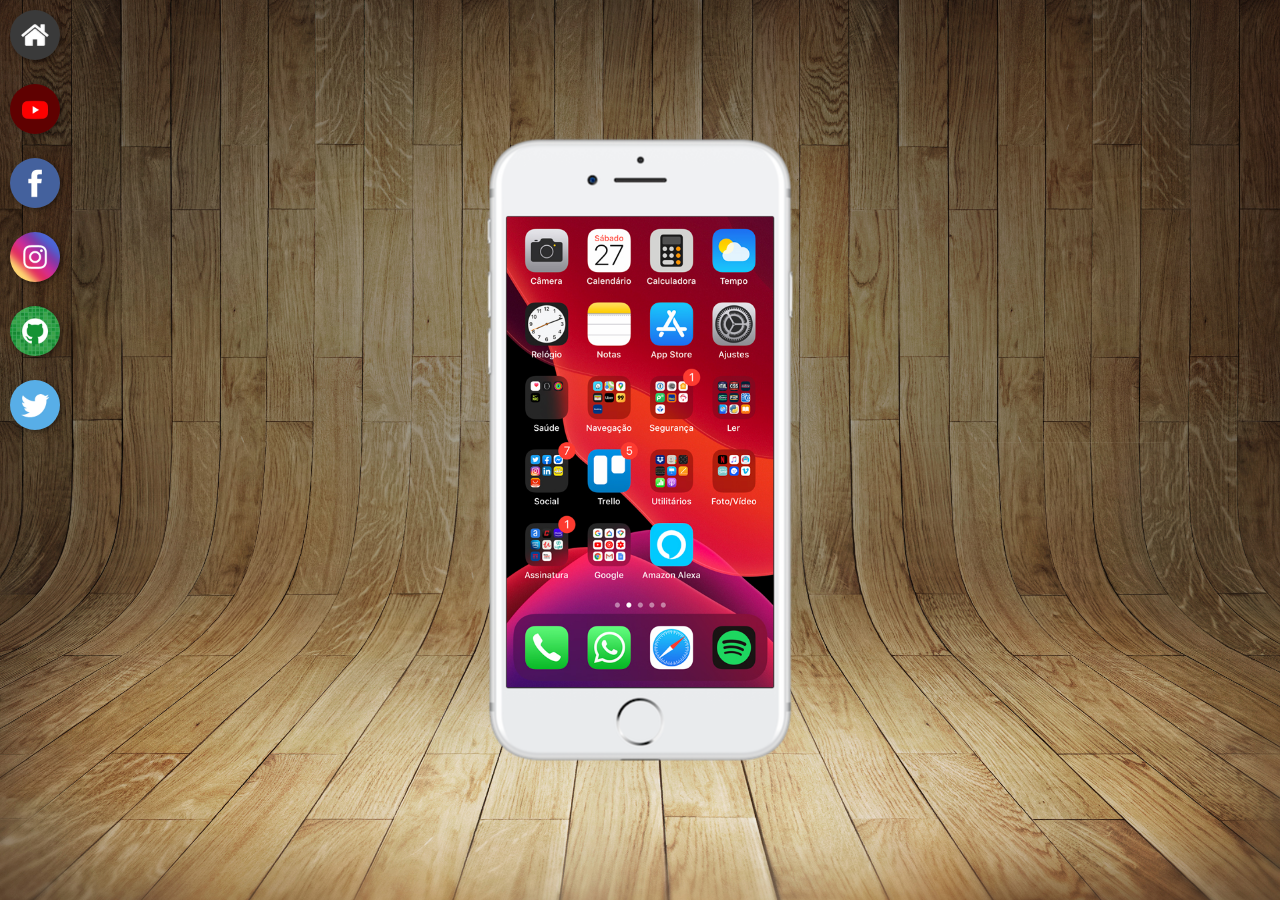
<file: index.html>
<!DOCTYPE html>
<html lang="pt-br">
<head>
    <meta charset="UTF-8">
    <meta name="viewport" content="width=device-width, initial-scale=1.0">
    <title>ola</title>
    <link rel="shortcut icon" href="favicon.ico" type="image/x-icon">
    <link rel="stylesheet" href="estilo/style.css">
</head>

<body>
    <main>
        <section id="telefone">
            <iframe src="home.html" name="tela" id="tela"  frameborder="0"></iframe>
        </section>
        <section id="redes-sociais">
            <a href="home.html" target="tela"><img src="imagens/logo-home.jpg" alt="Home"></a><br>
            <a href="youtube.html" target="tela"><img src="imagens/logo-youtube.jpg" alt="Youtube"></a><br>
            <a href="facebook.html" target="tela"><img src="imagens/logo-facebook.jpg" alt="Facebook"></a><br>
            <a href="Instagram.html" target="tela"><img src="imagens/logo-instagram.jpg" alt="Instagram"></a><br>
            <a href="github.html" target="tela"><img src="imagens/logo-github.jpg" alt="Github"></a><br>
            <a href="twitter.html" target="tela"><img src="imagens/logo-twitter.jpg" alt="Twitter"></a>
            
        </section>
    </main>
    
</body>
</html>
</file>
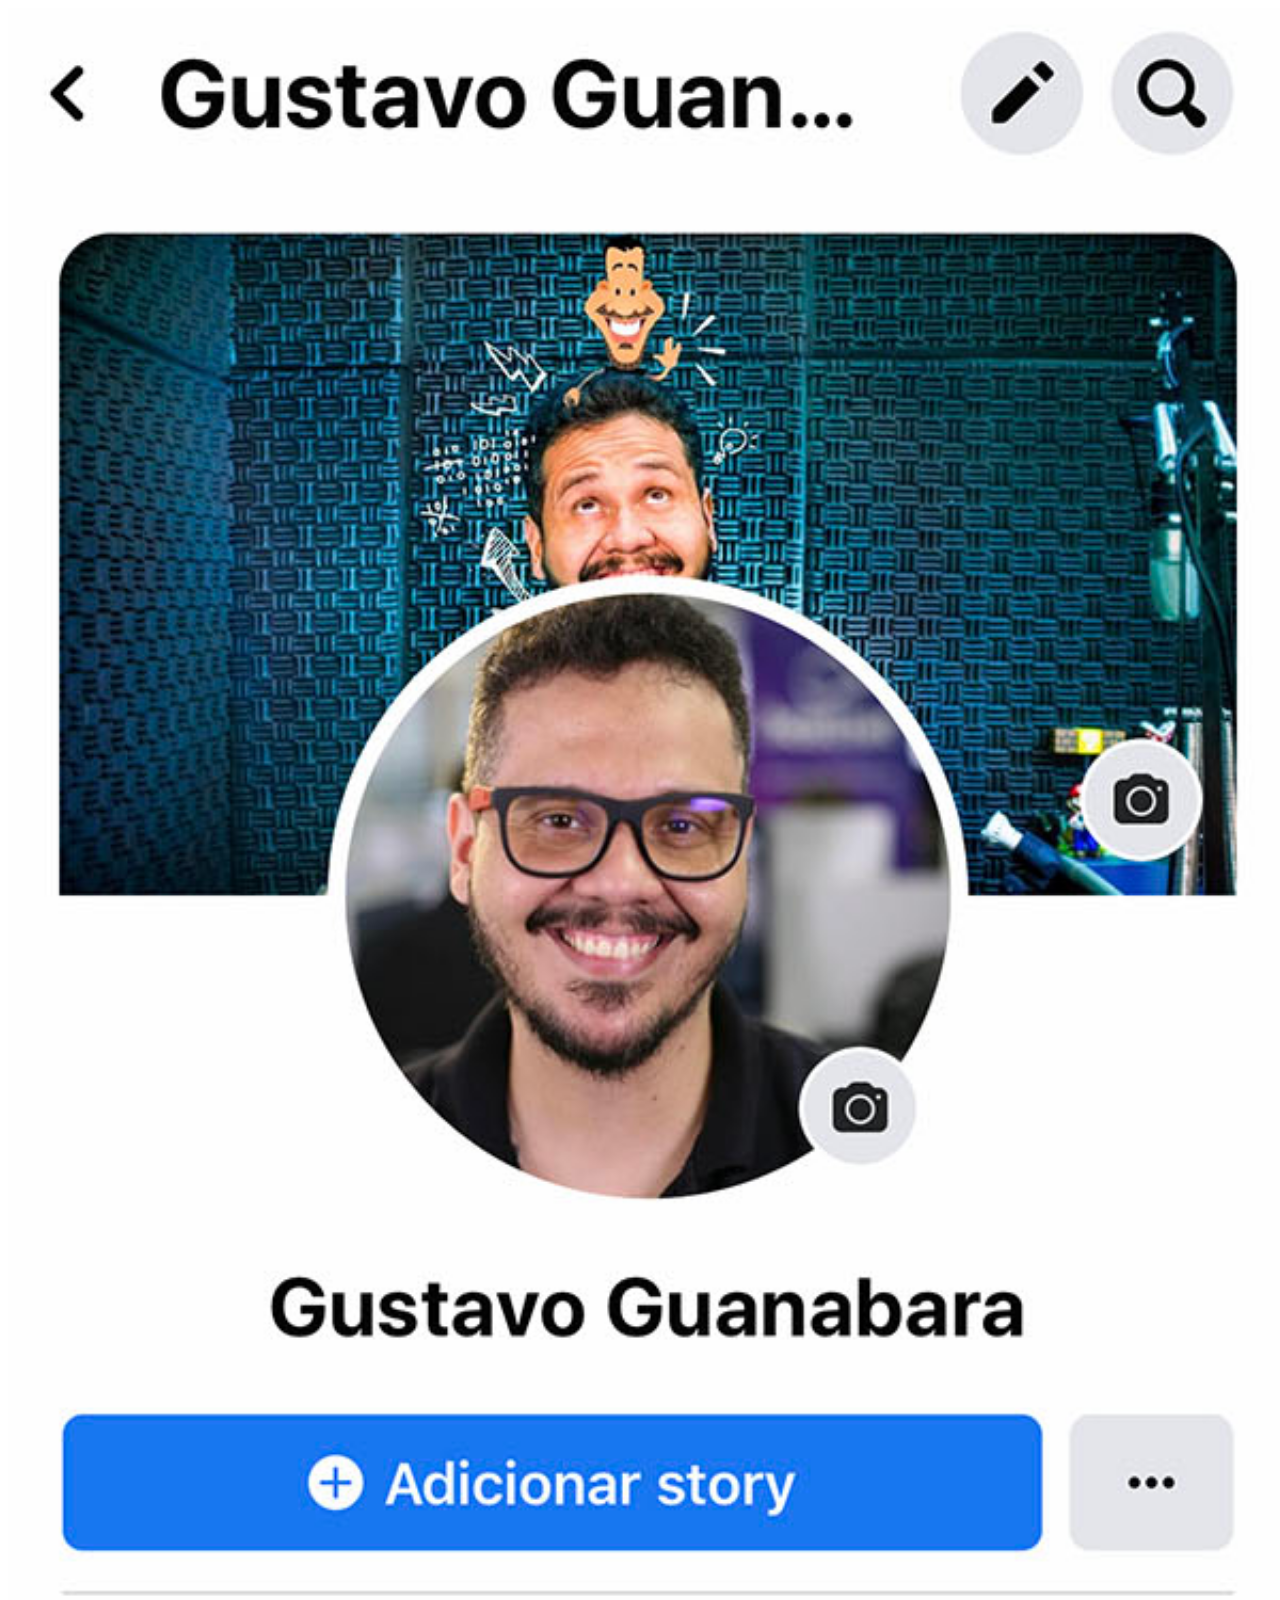
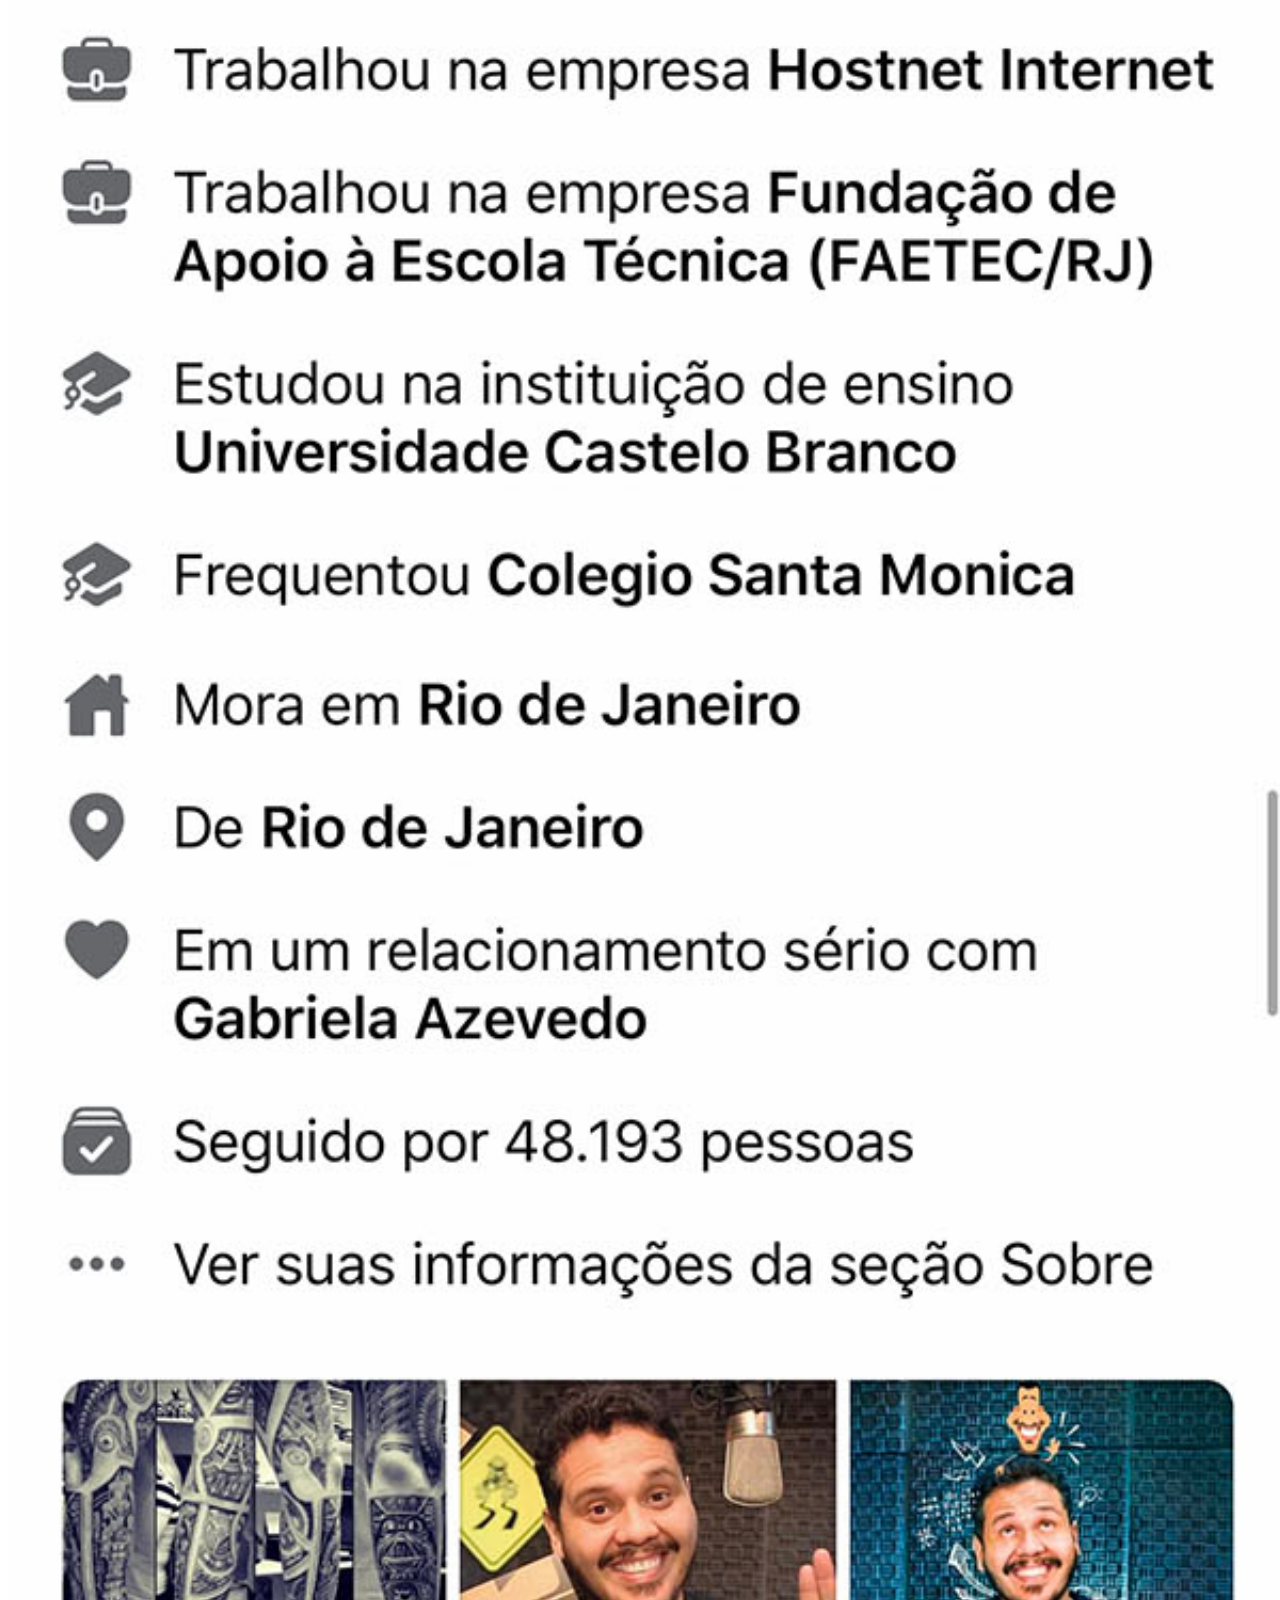
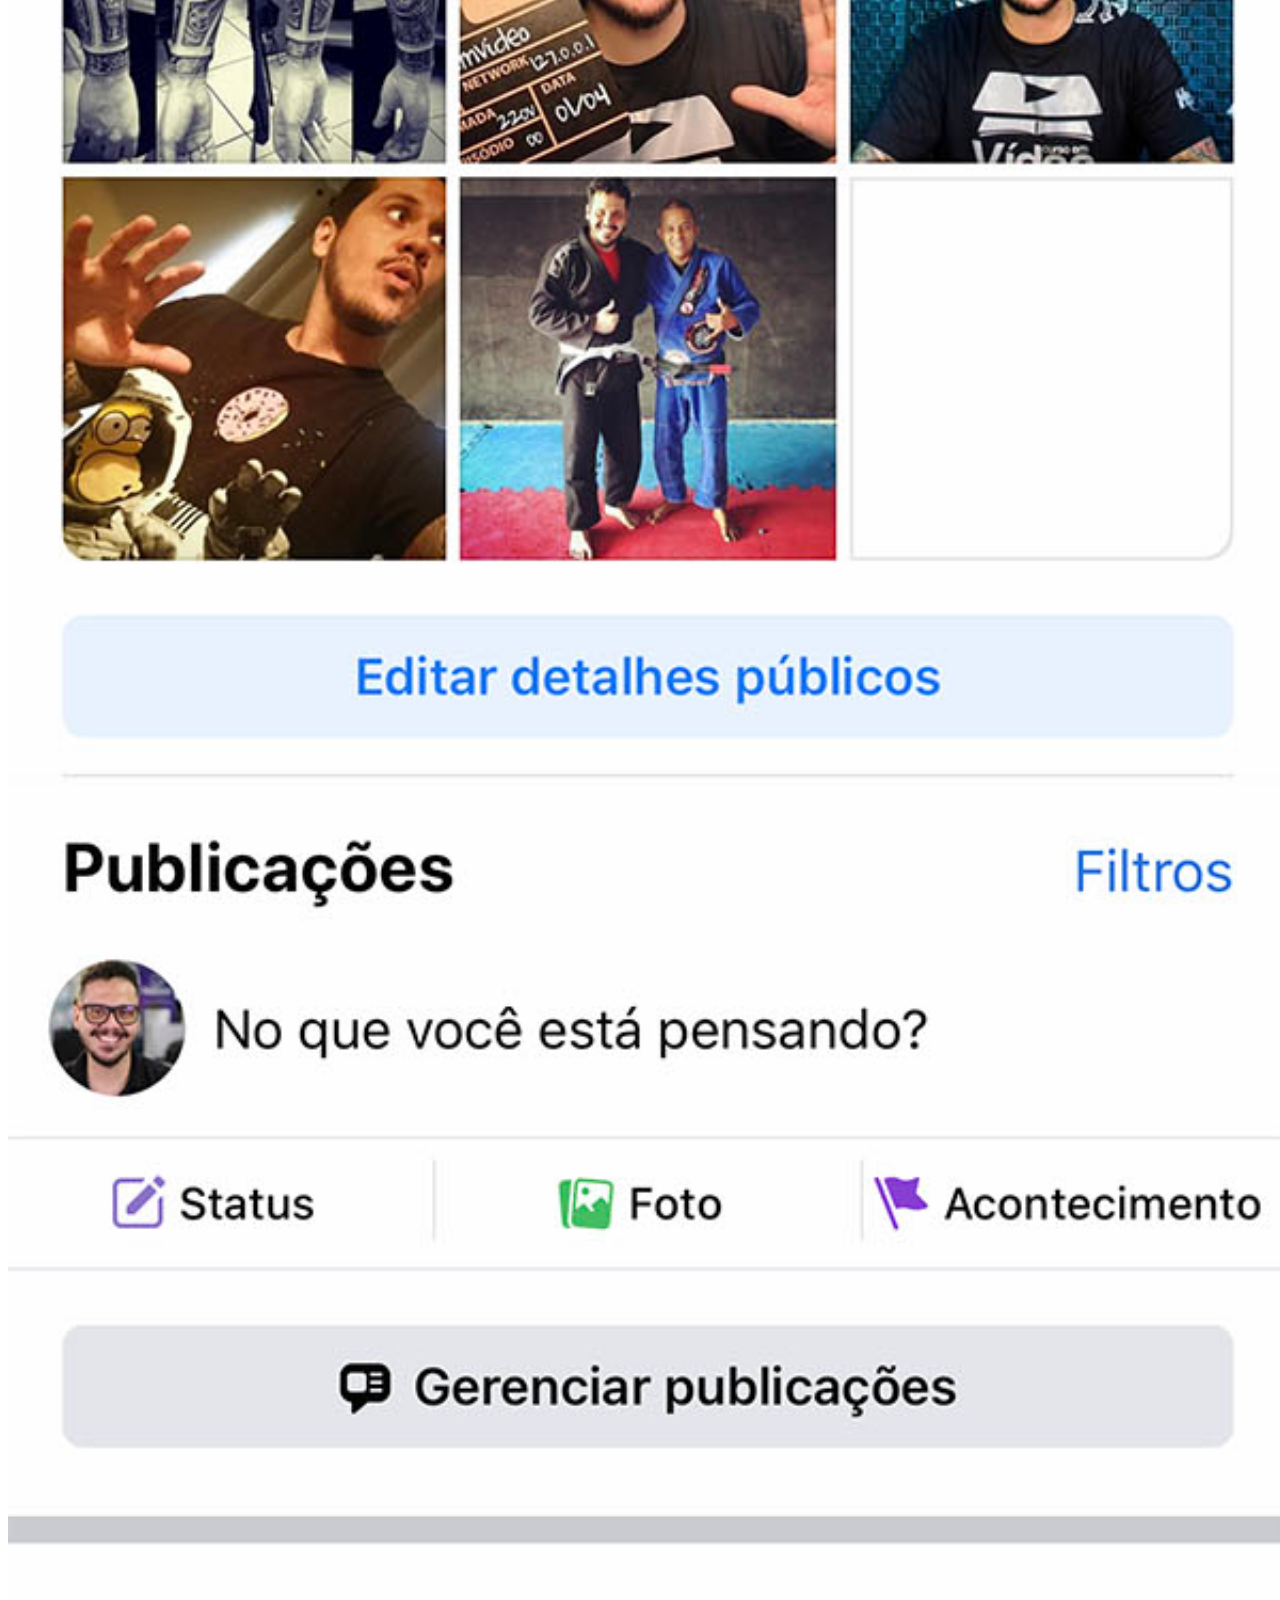
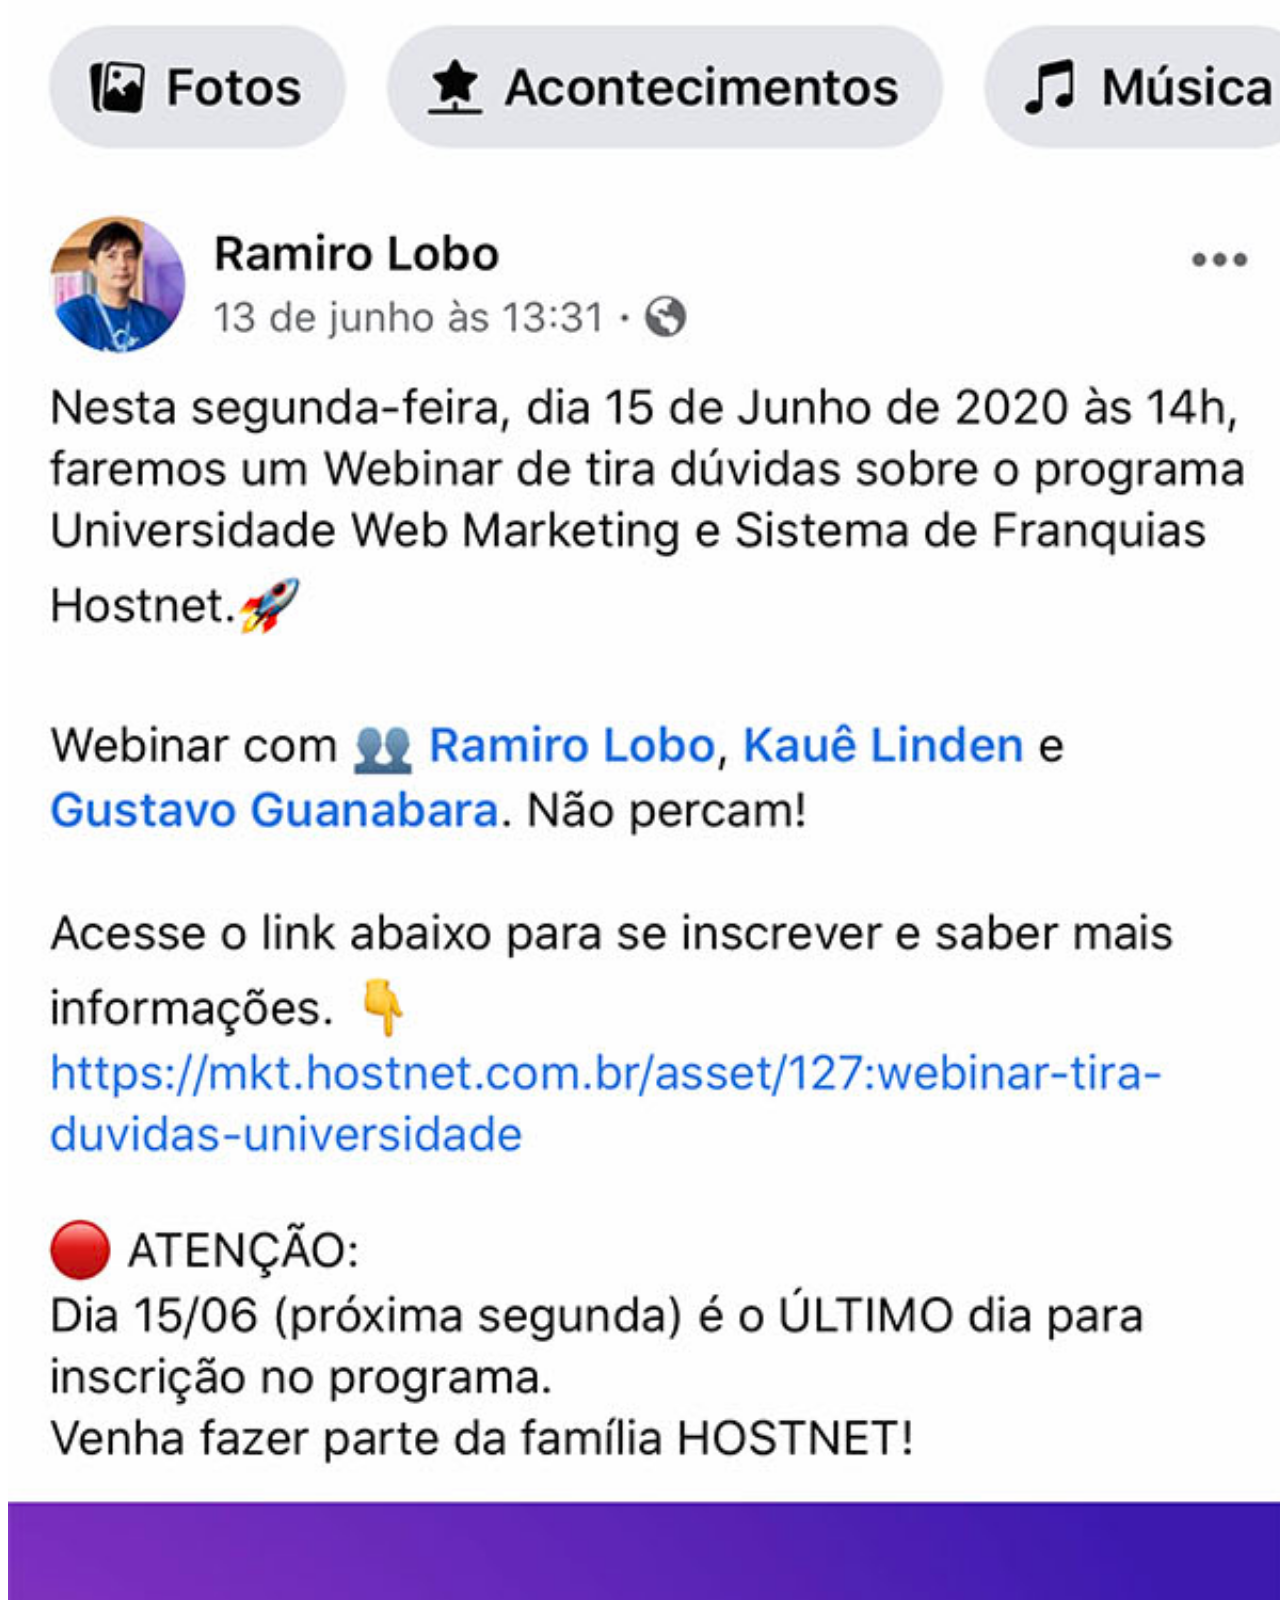
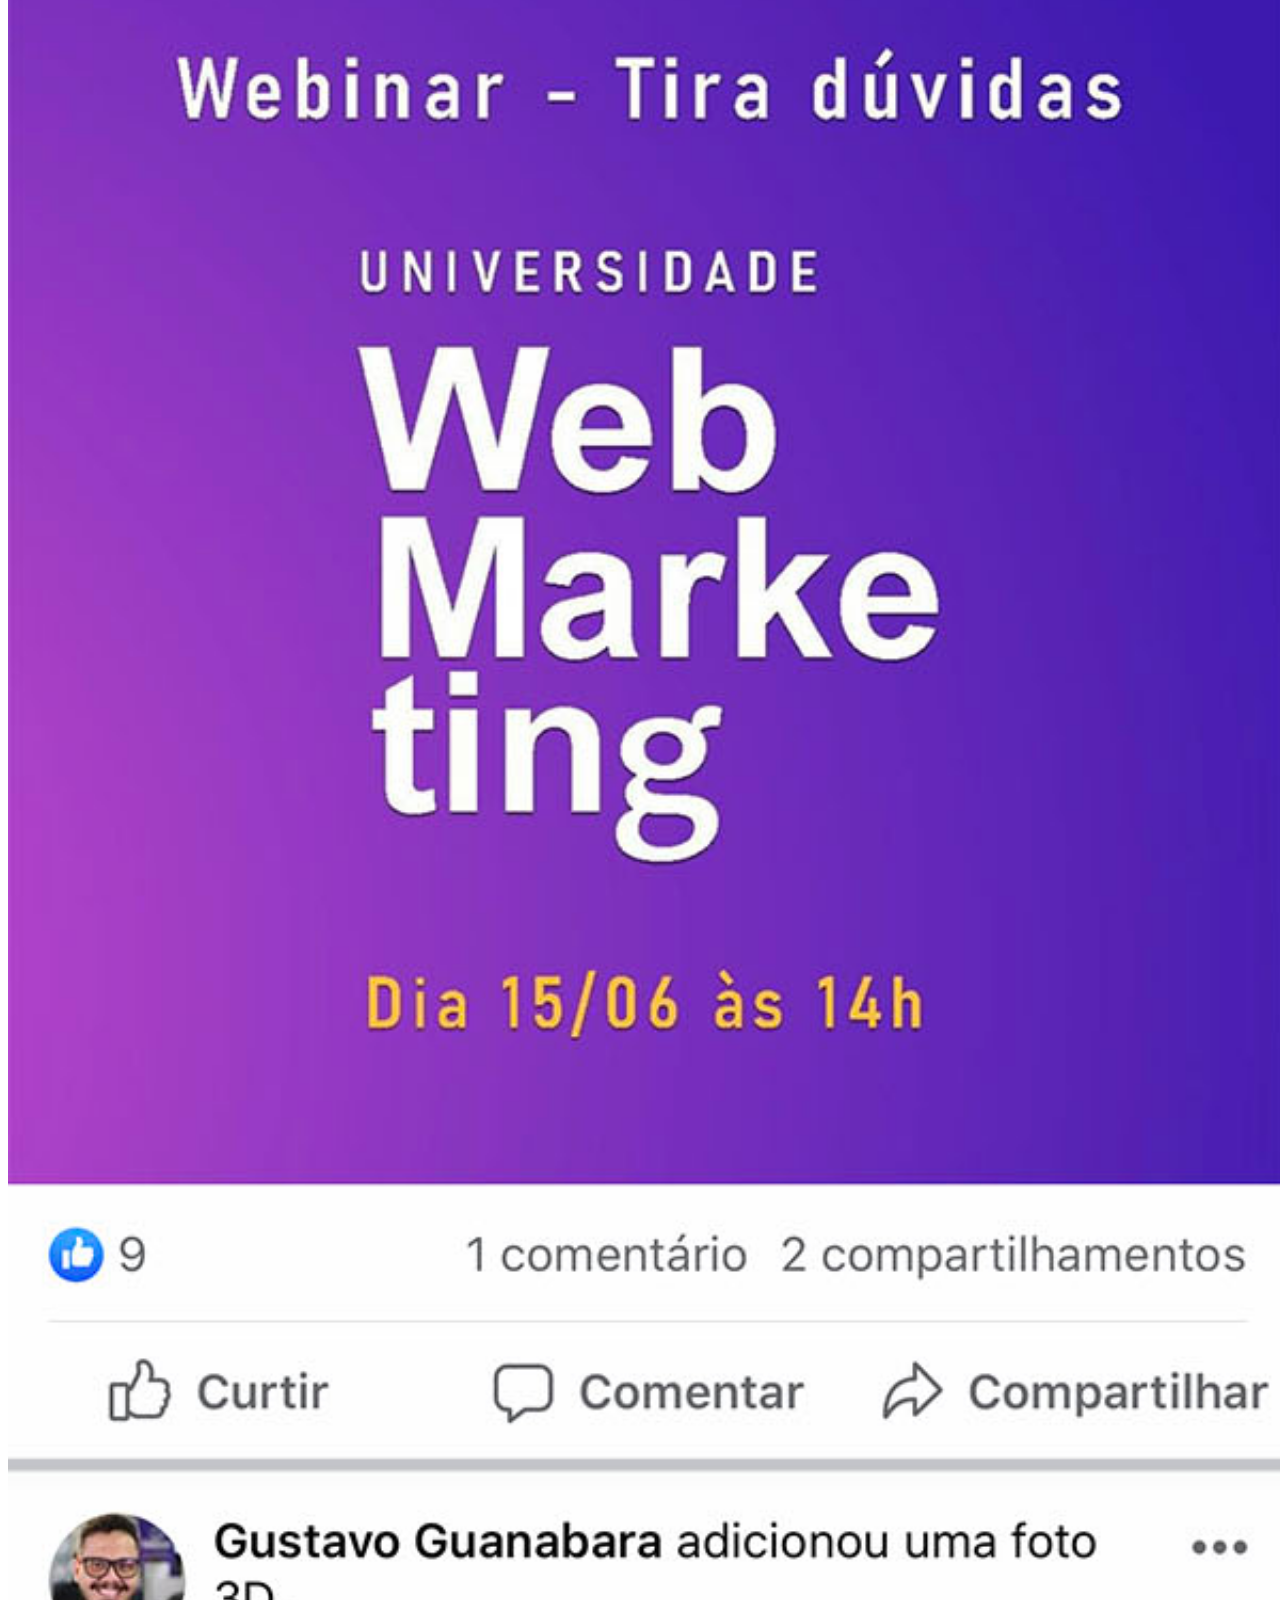
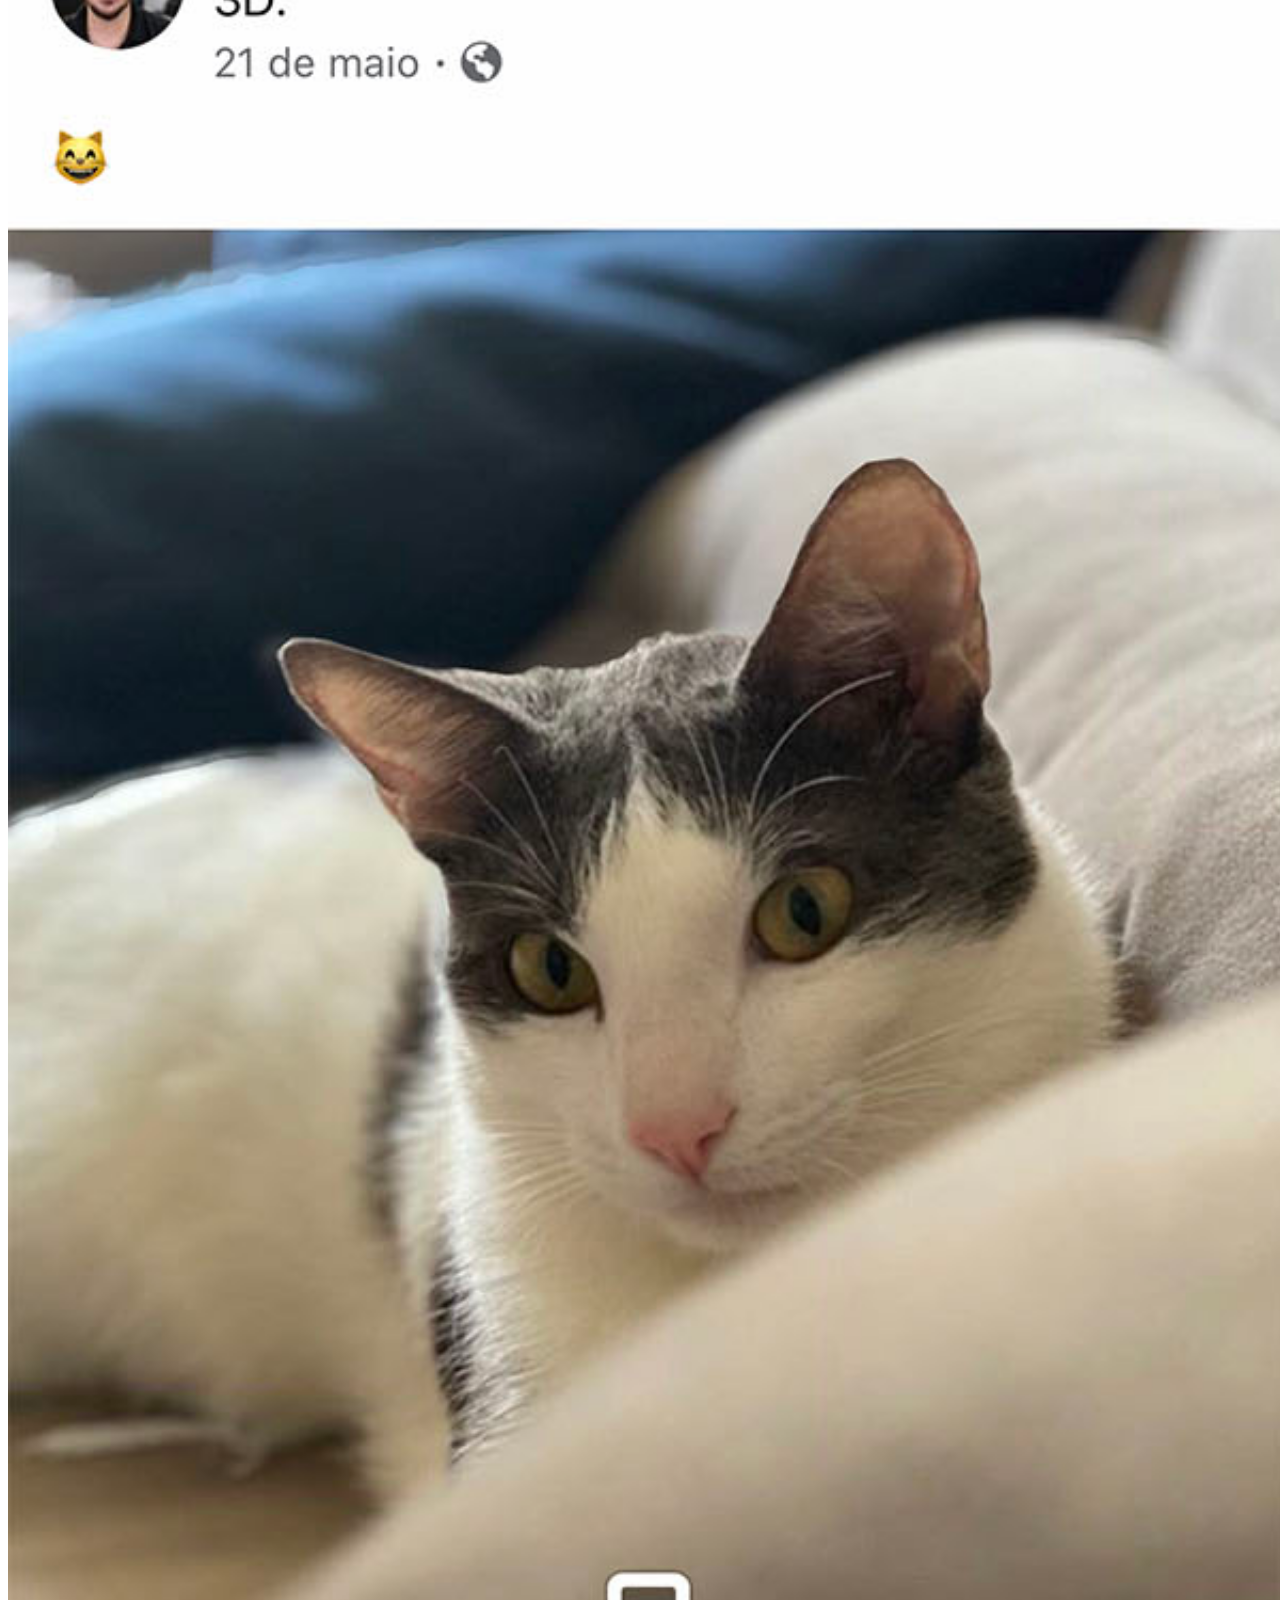
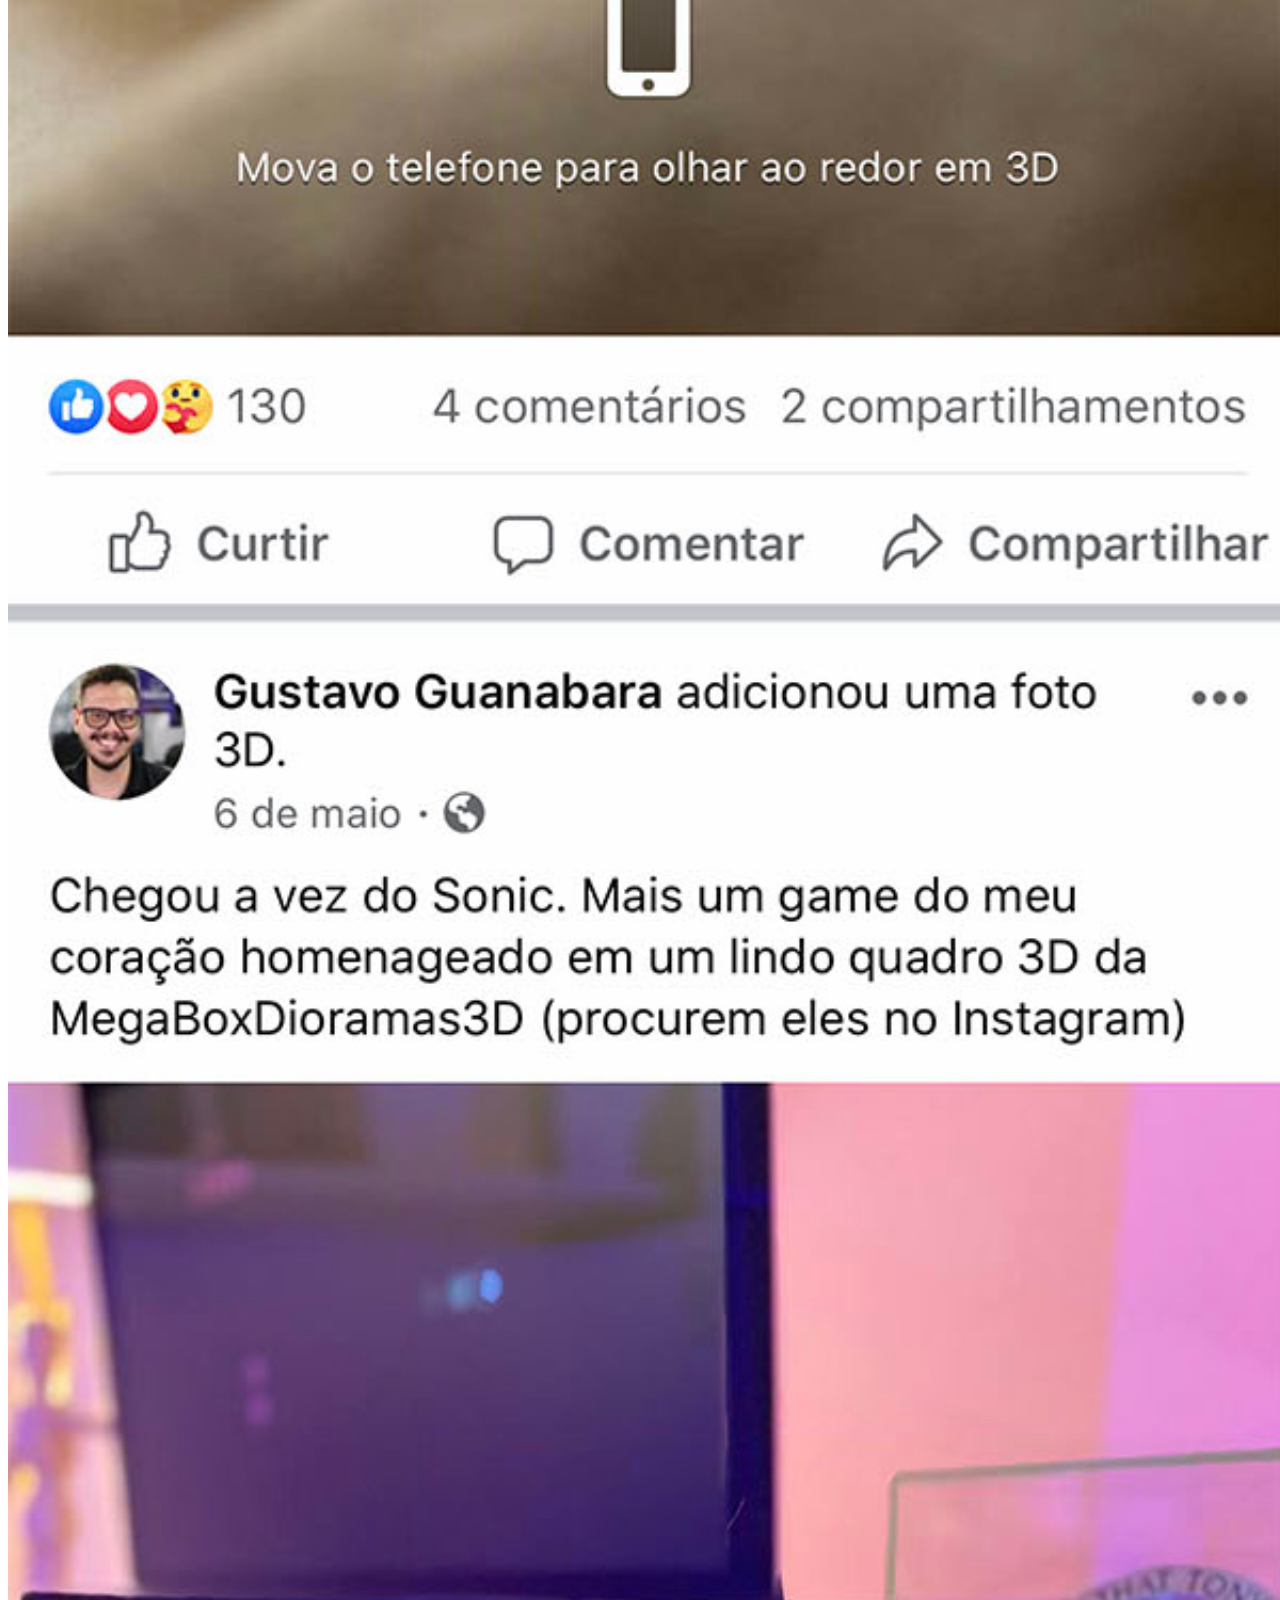
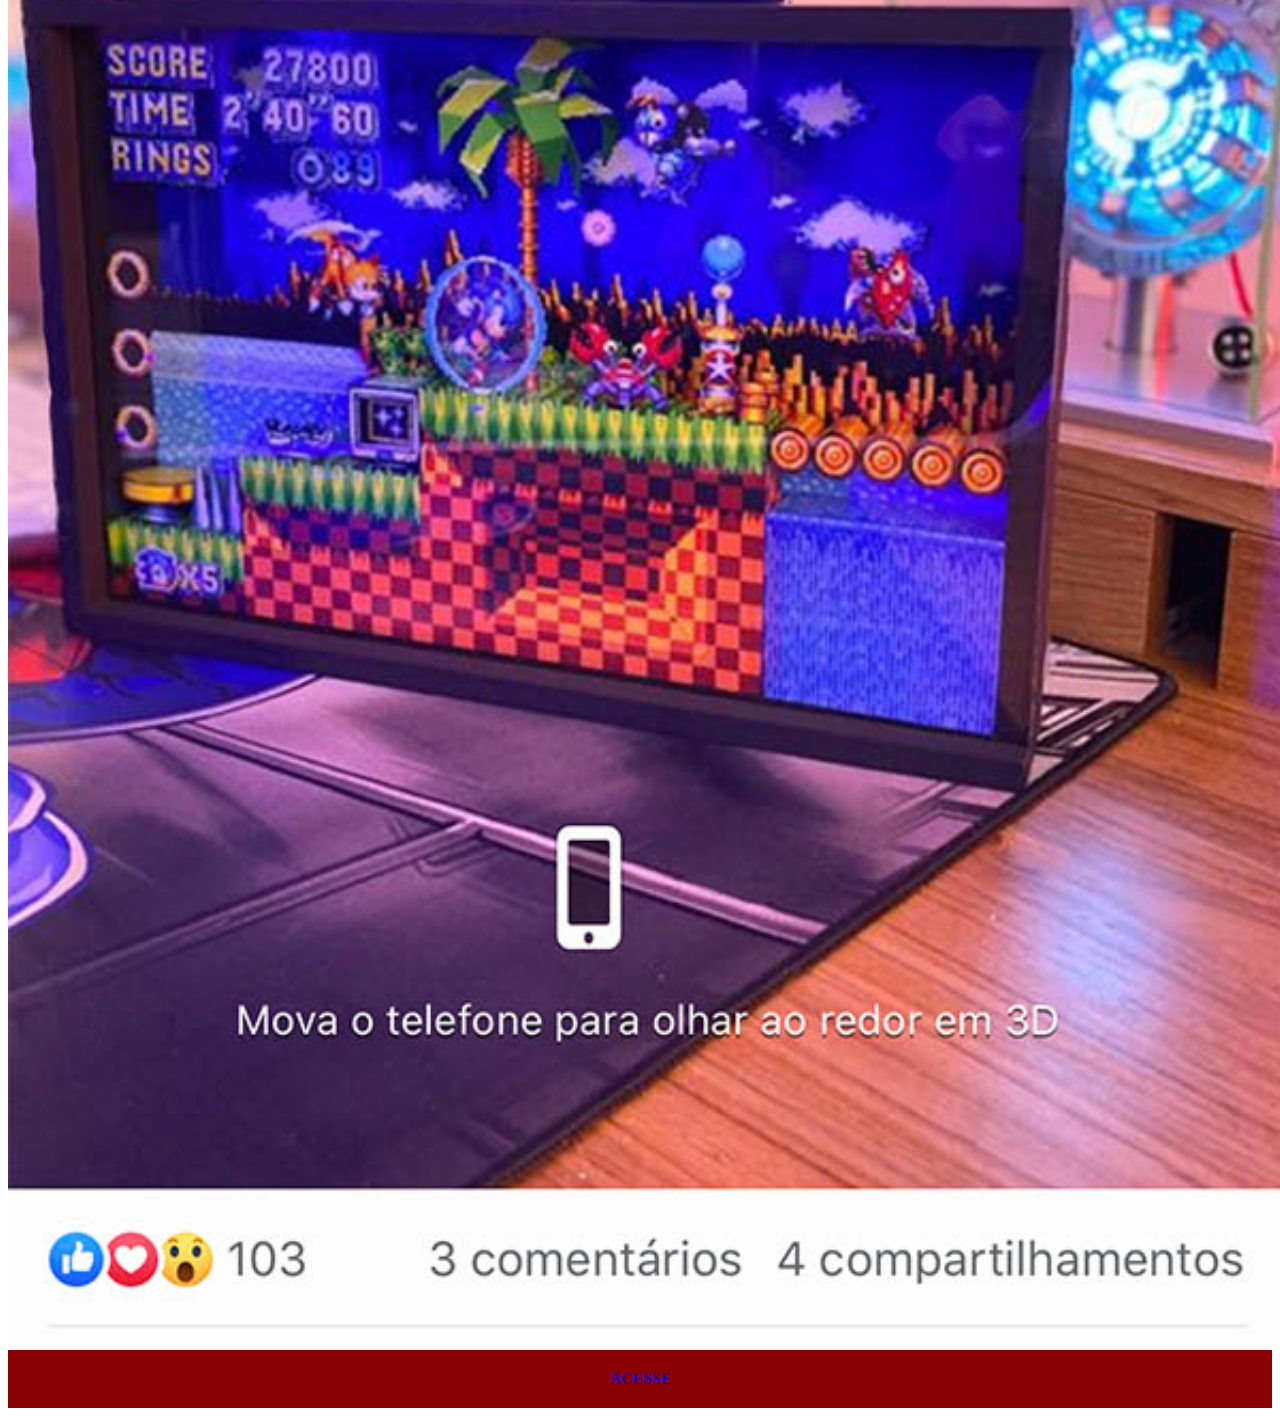
<file: facebook.html>
<!DOCTYPE html>
<html lang="pt-br">
<head>
    <meta charset="UTF-8">
    <meta name="viewport" content="width=device-width, initial-scale=1.0">
    <title>Facebook</title>
    <link rel="stylesheet" href="estilo/social.css">
</head>
<body>
    <img src="imagens/tela-facebook.jpg" alt="Facebook">
    <a href="#">ACESSE</a>
</body>
</html>
</file>
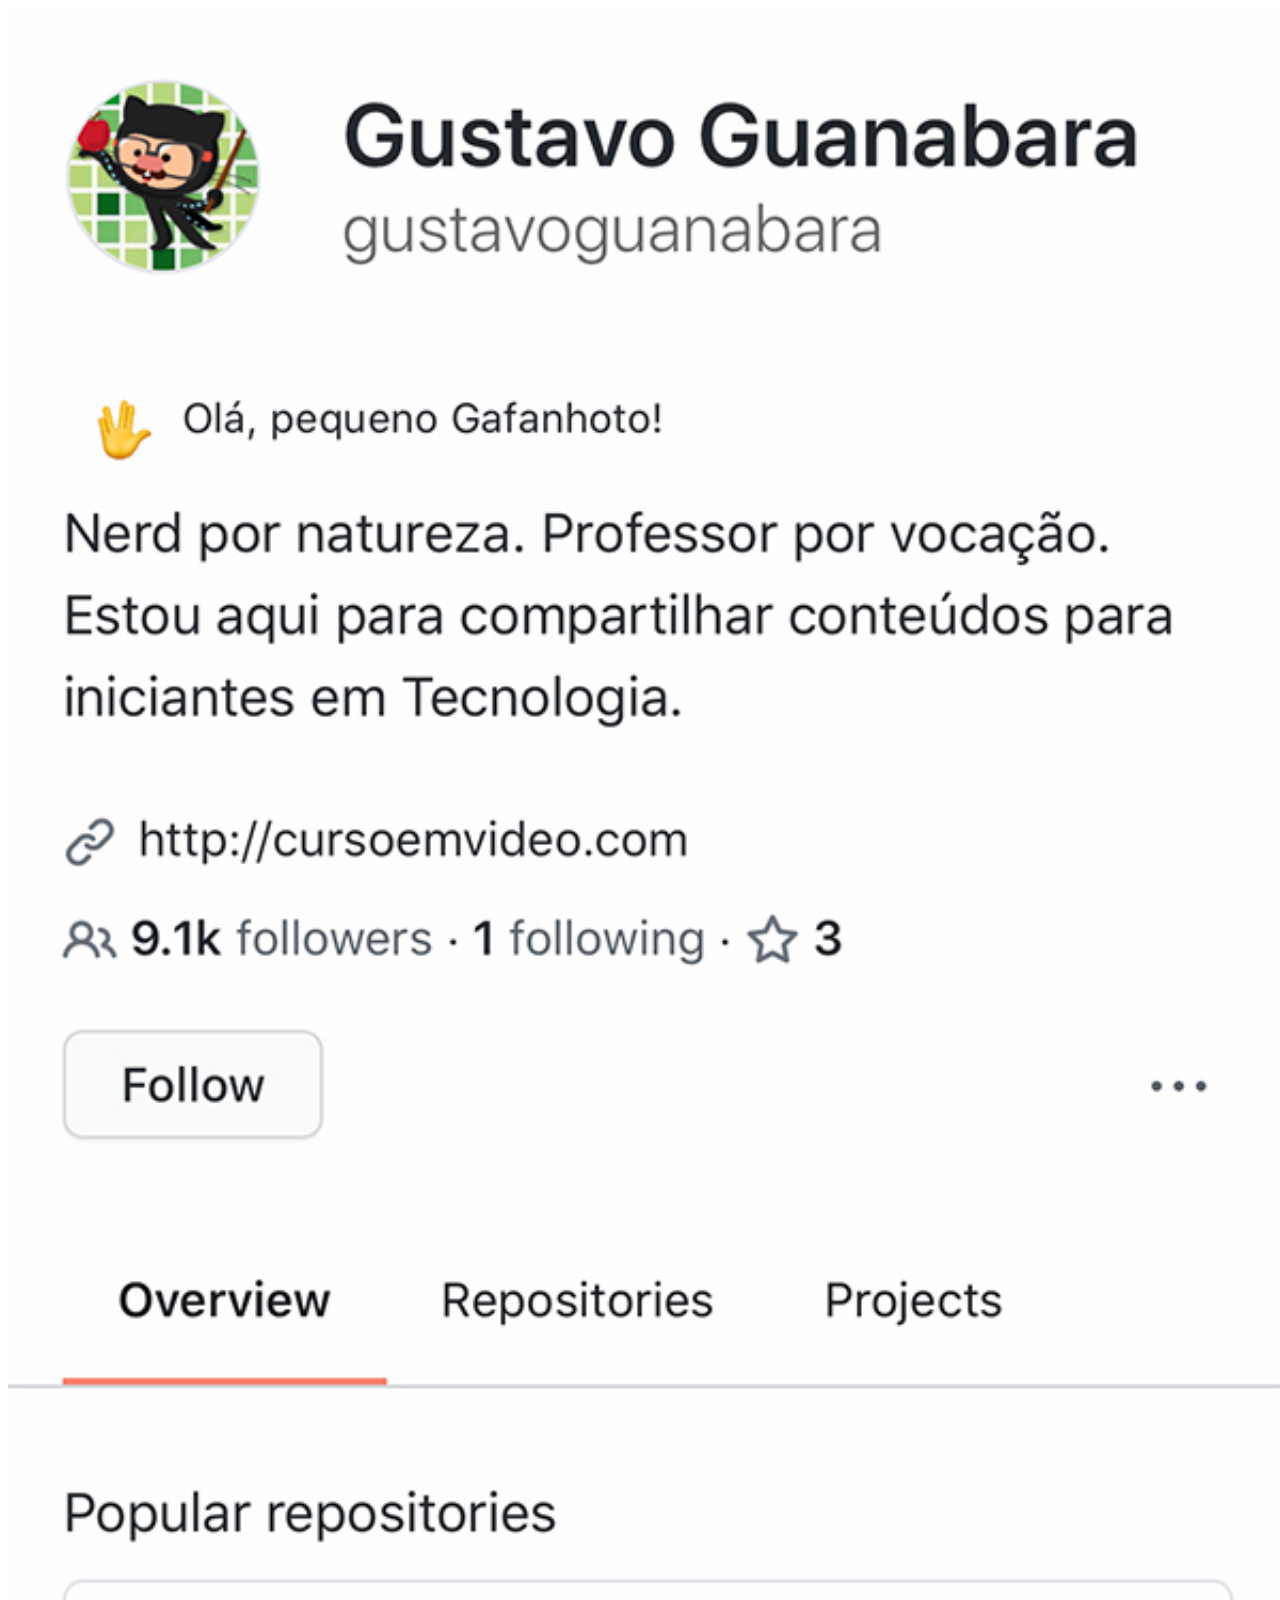
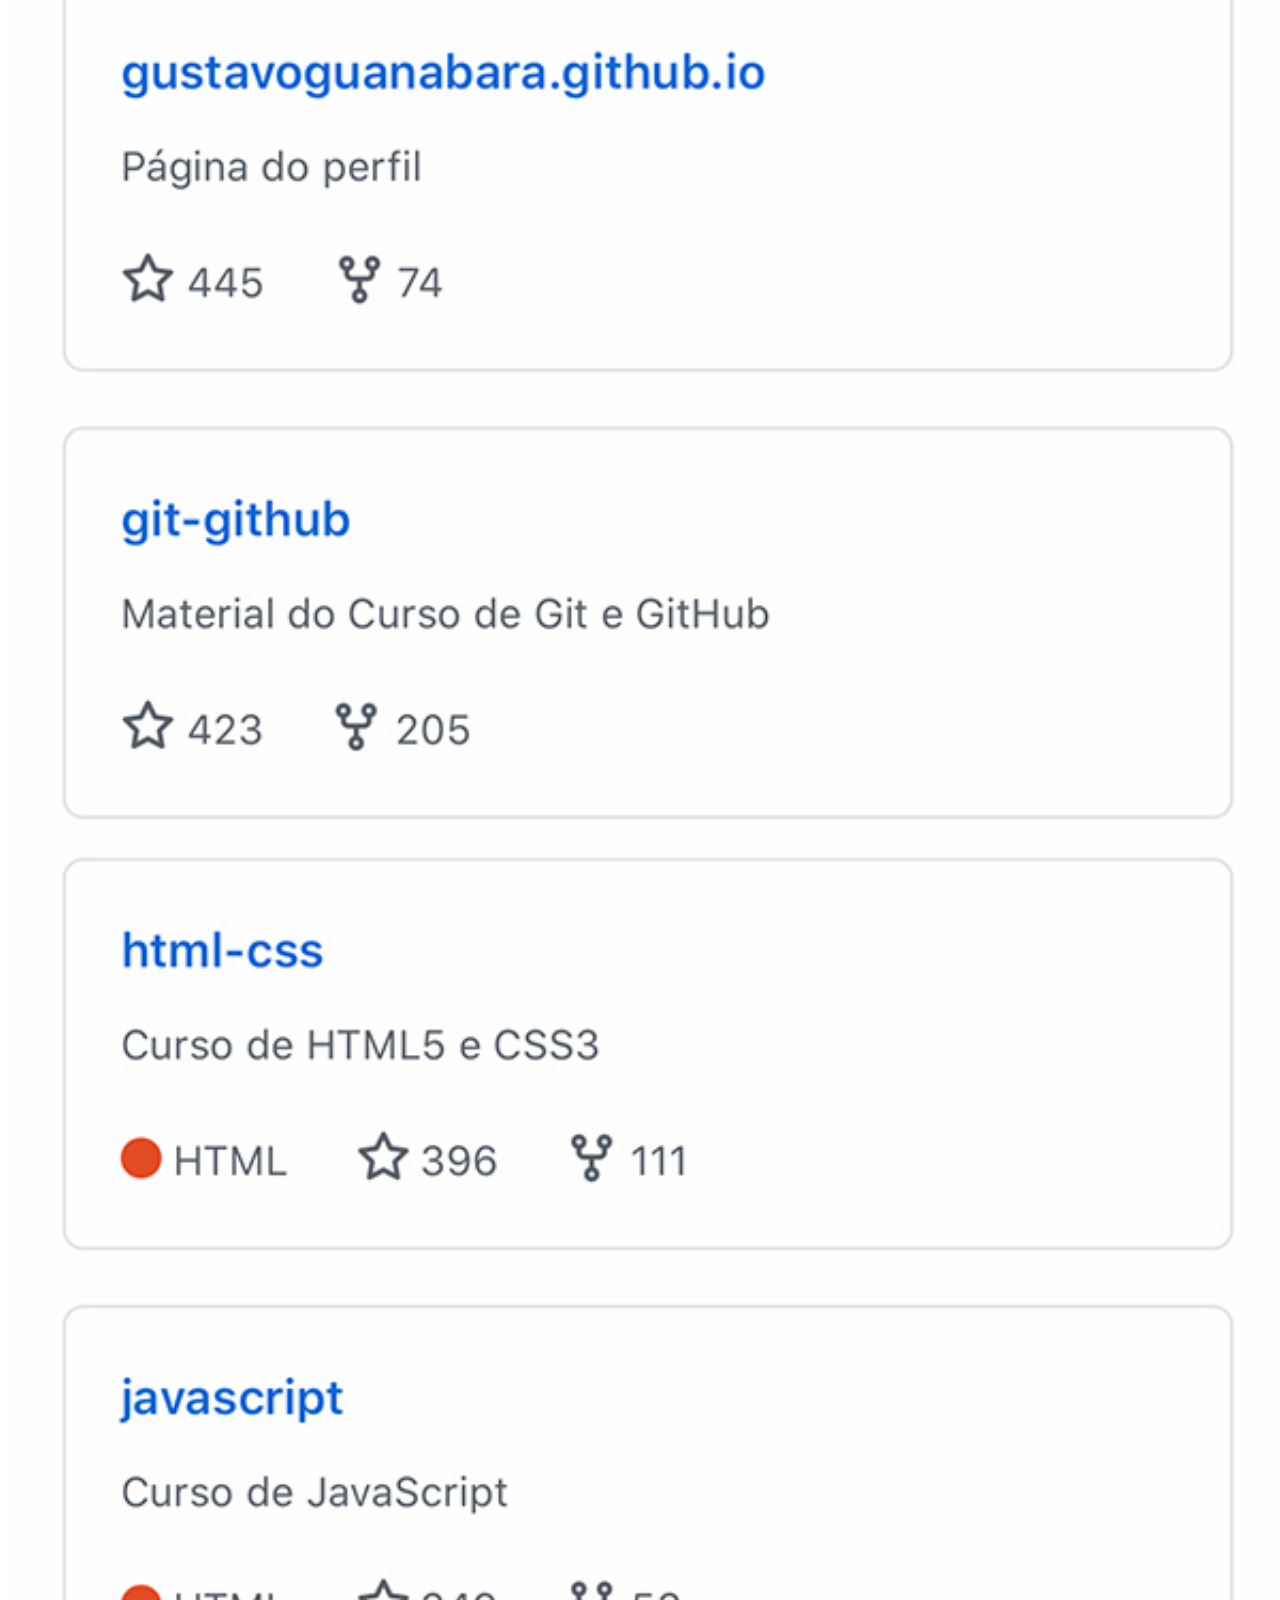
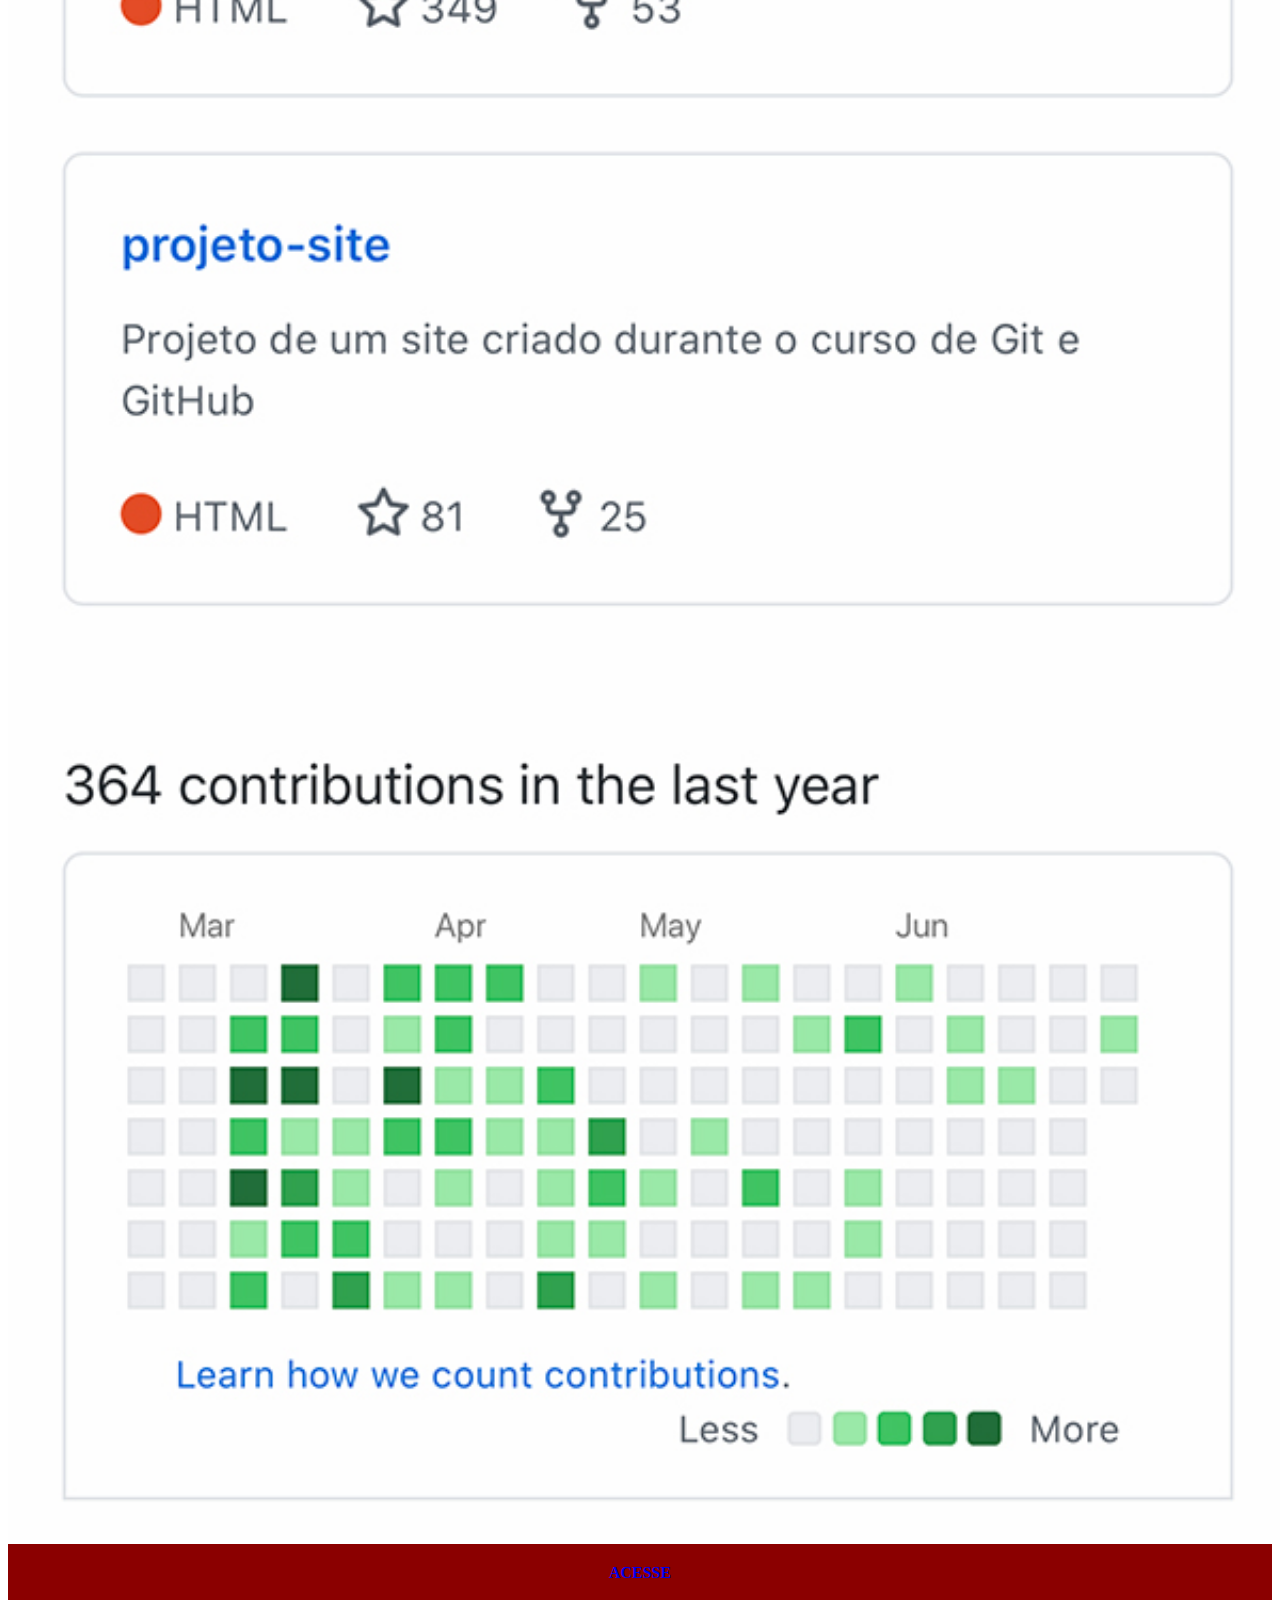
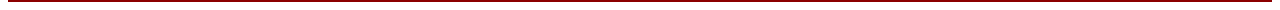
<file: github.html>
<!DOCTYPE html>
<html lang="pt-br">
<head>
    <meta charset="UTF-8">
    <meta name="viewport" content="width=device-width, initial-scale=1.0">
    <title>Github</title>
    <link rel="stylesheet" href="estilo/social.css">
</head>
<body>
    <img src="imagens/tela-github.jpg" alt="Github">
    <a href="https://github.com/websterduarte" target="_blank">ACESSE</a>
</body>
</html>
</file>
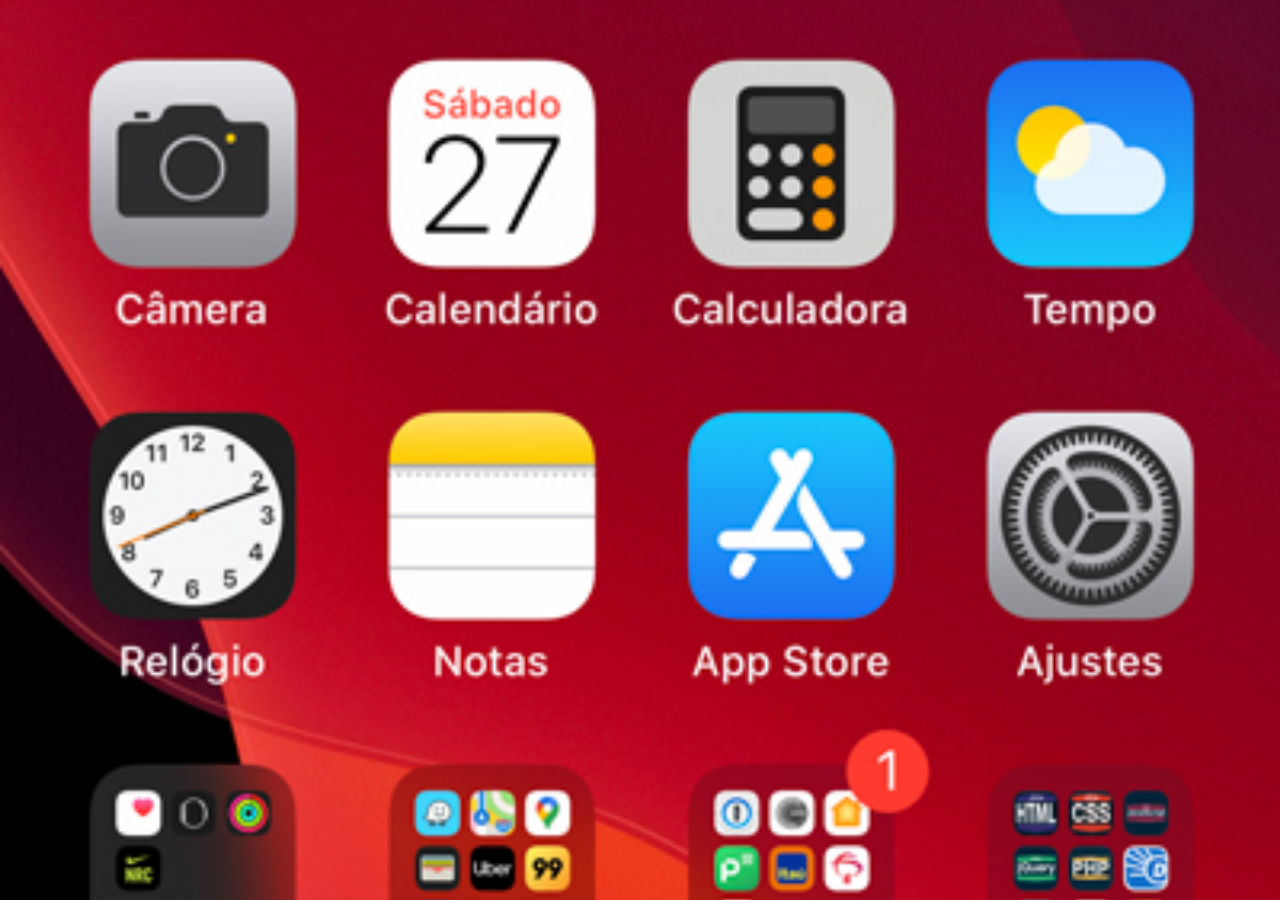
<file: home.html>
<!DOCTYPE html>
<html lang="pt-br">
<head>
    <meta charset="UTF-8">
    <meta name="viewport" content="width=device-width, initial-scale=1.0">
    <title>home</title>
</head>
<style>
    *{
        margin: 0px;
        padding: 0px;
    }

    body{
        width: 100vw;
        height: 100vh;
        background: black url('imagens/tela-home.jpg')no-repeat top center;
        background-size: cover;
    }
</style>
<body>
    
</body>
</html>
</file>
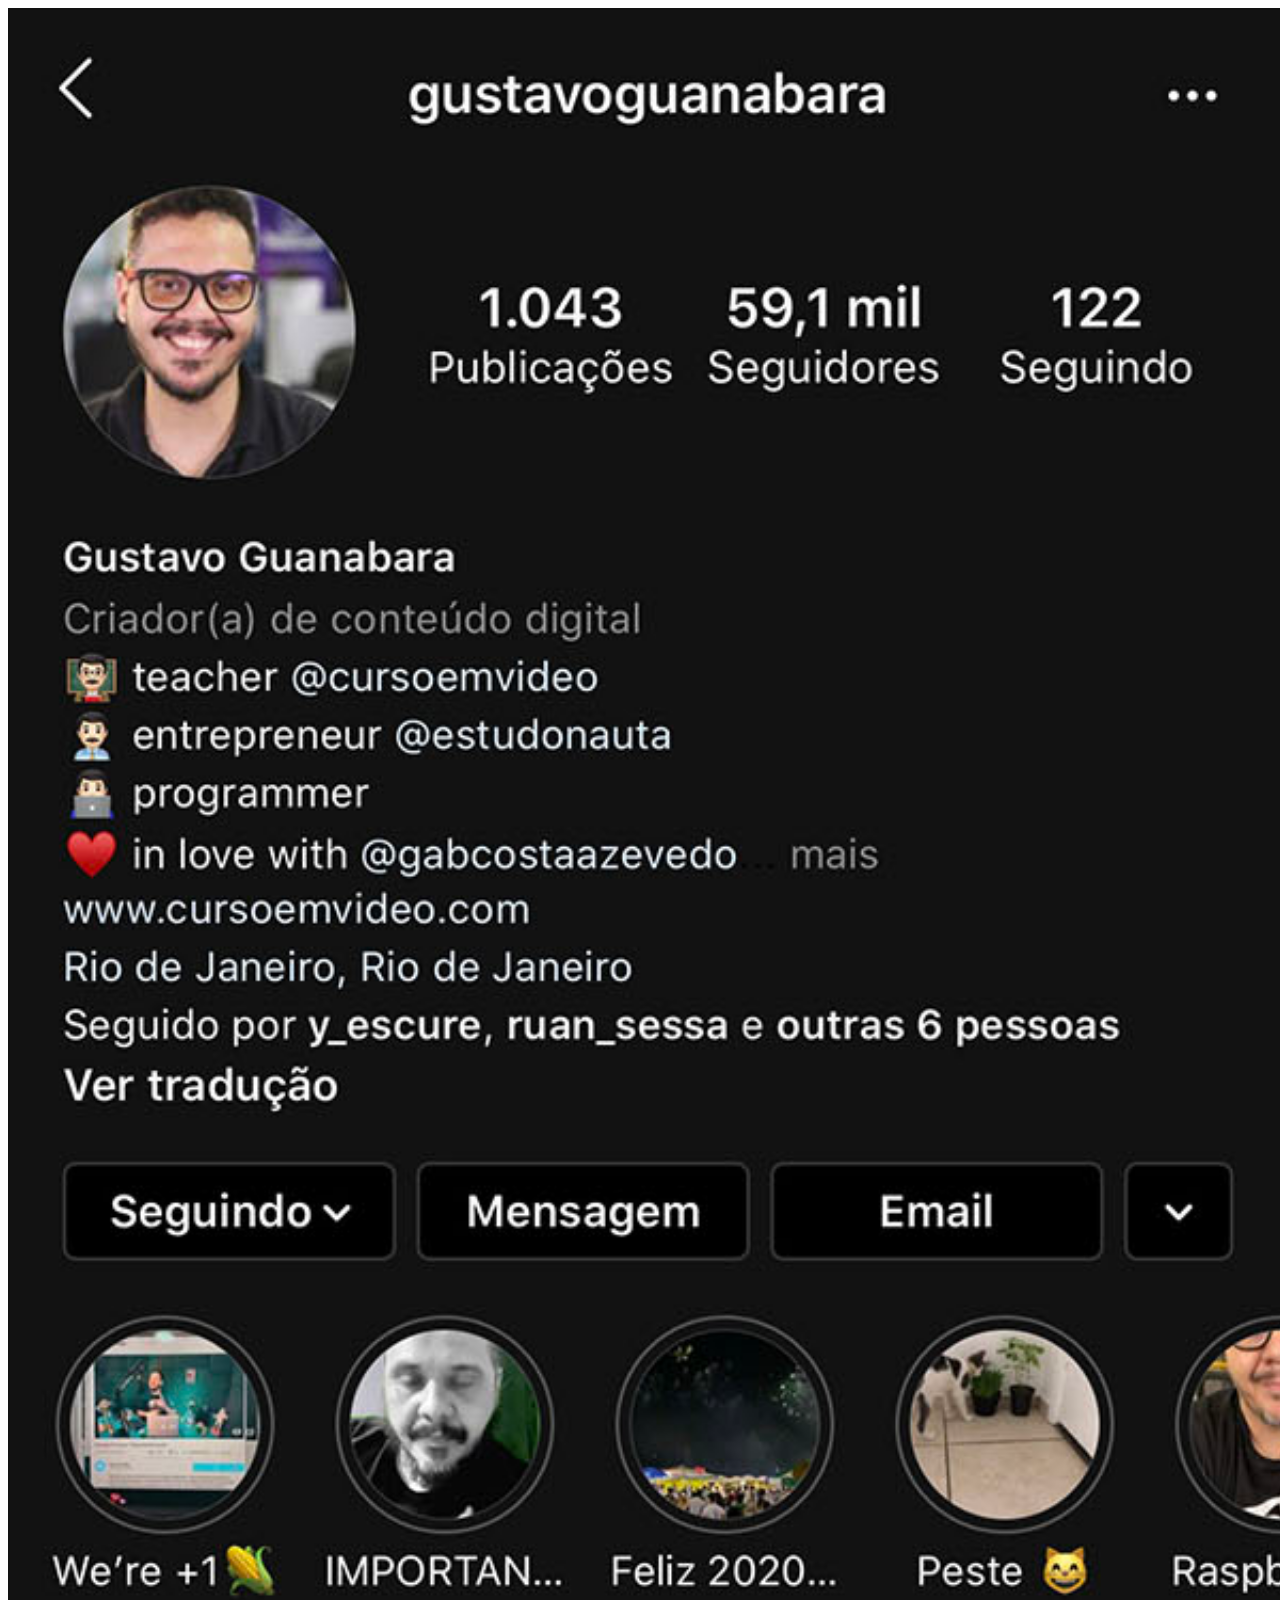
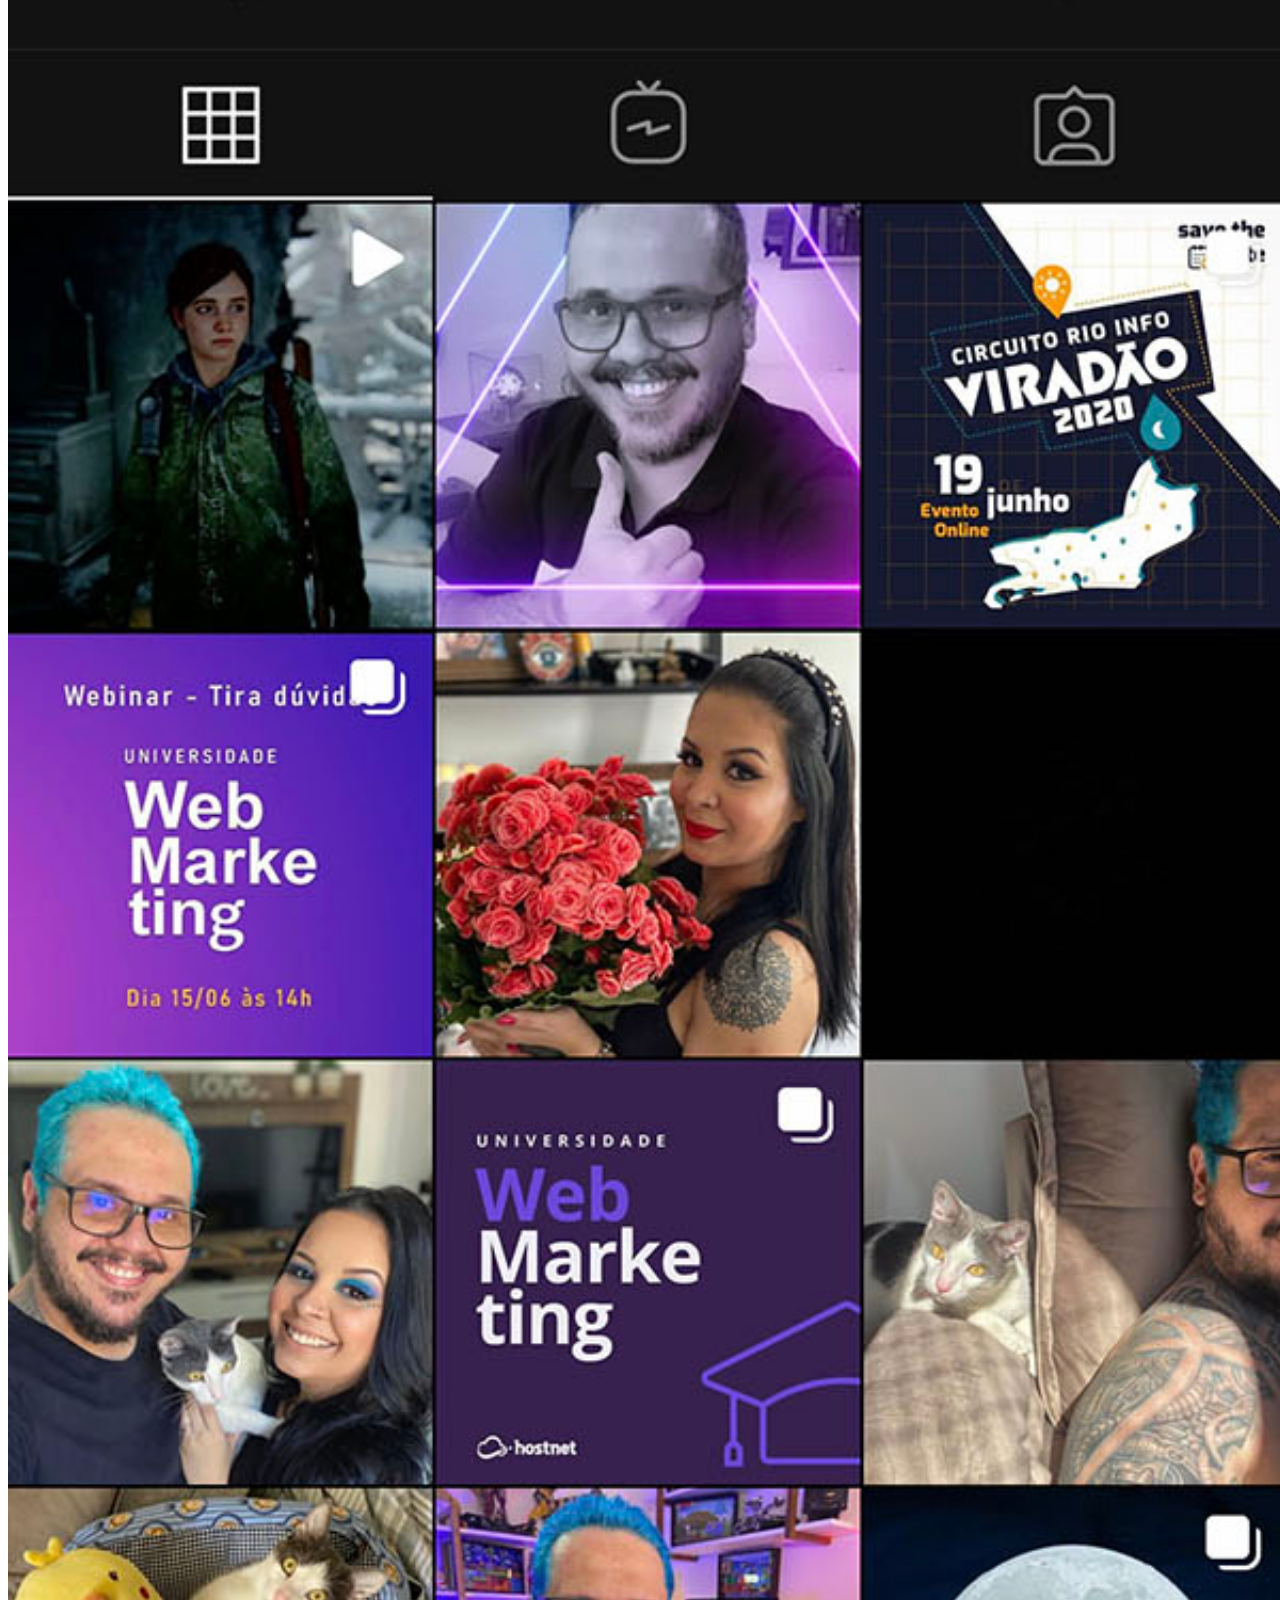
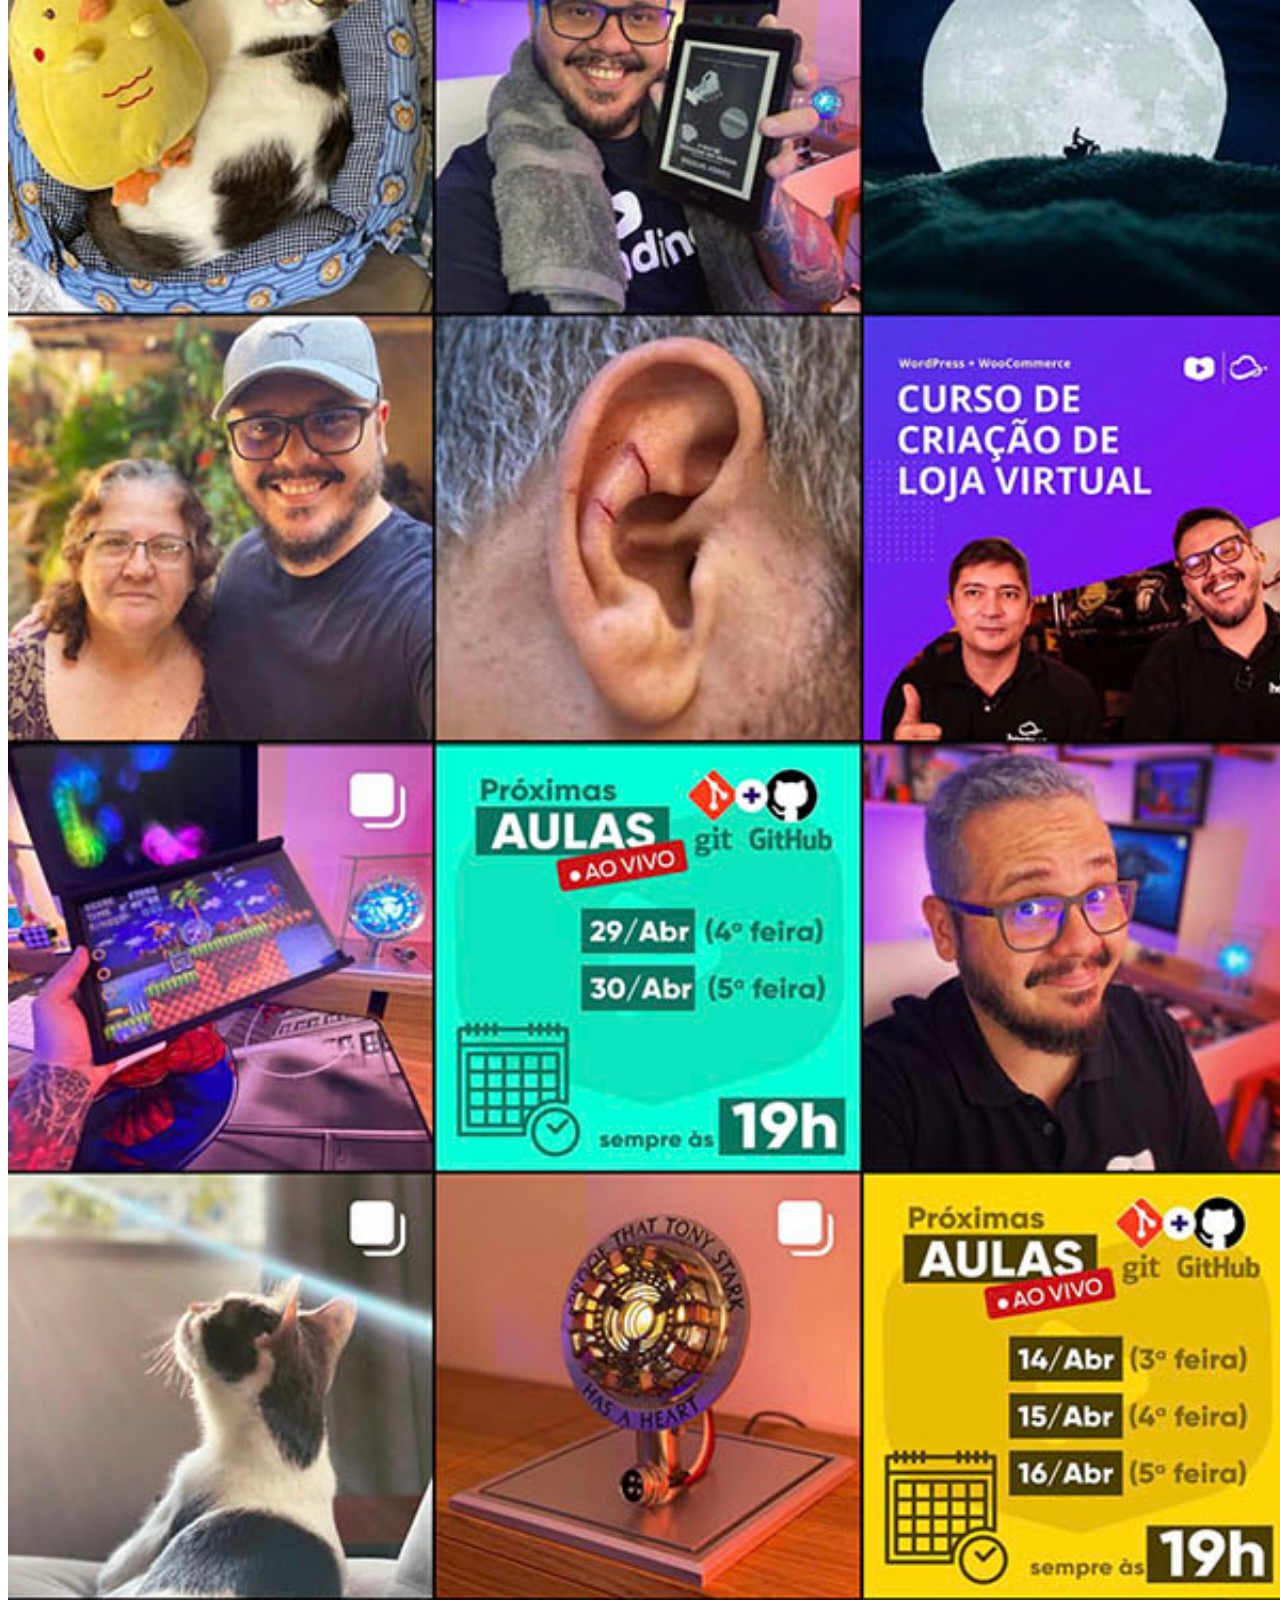
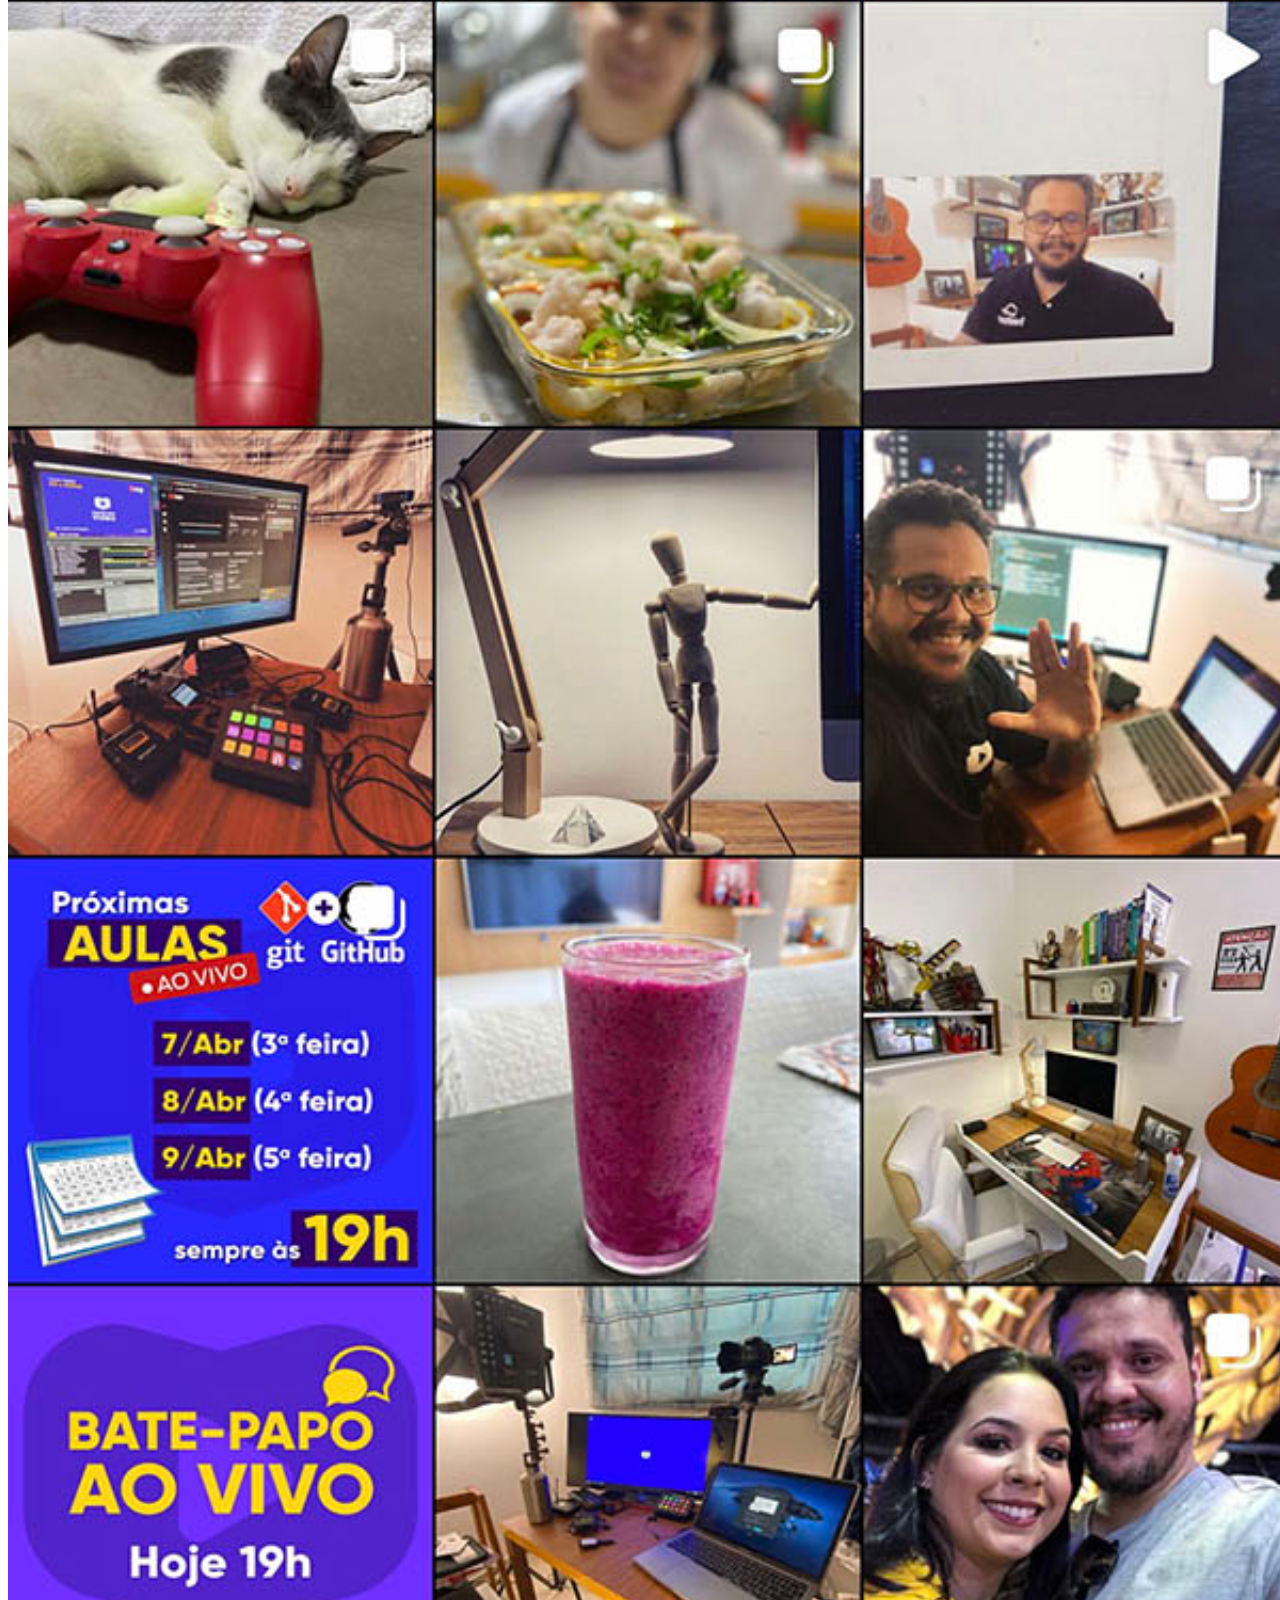
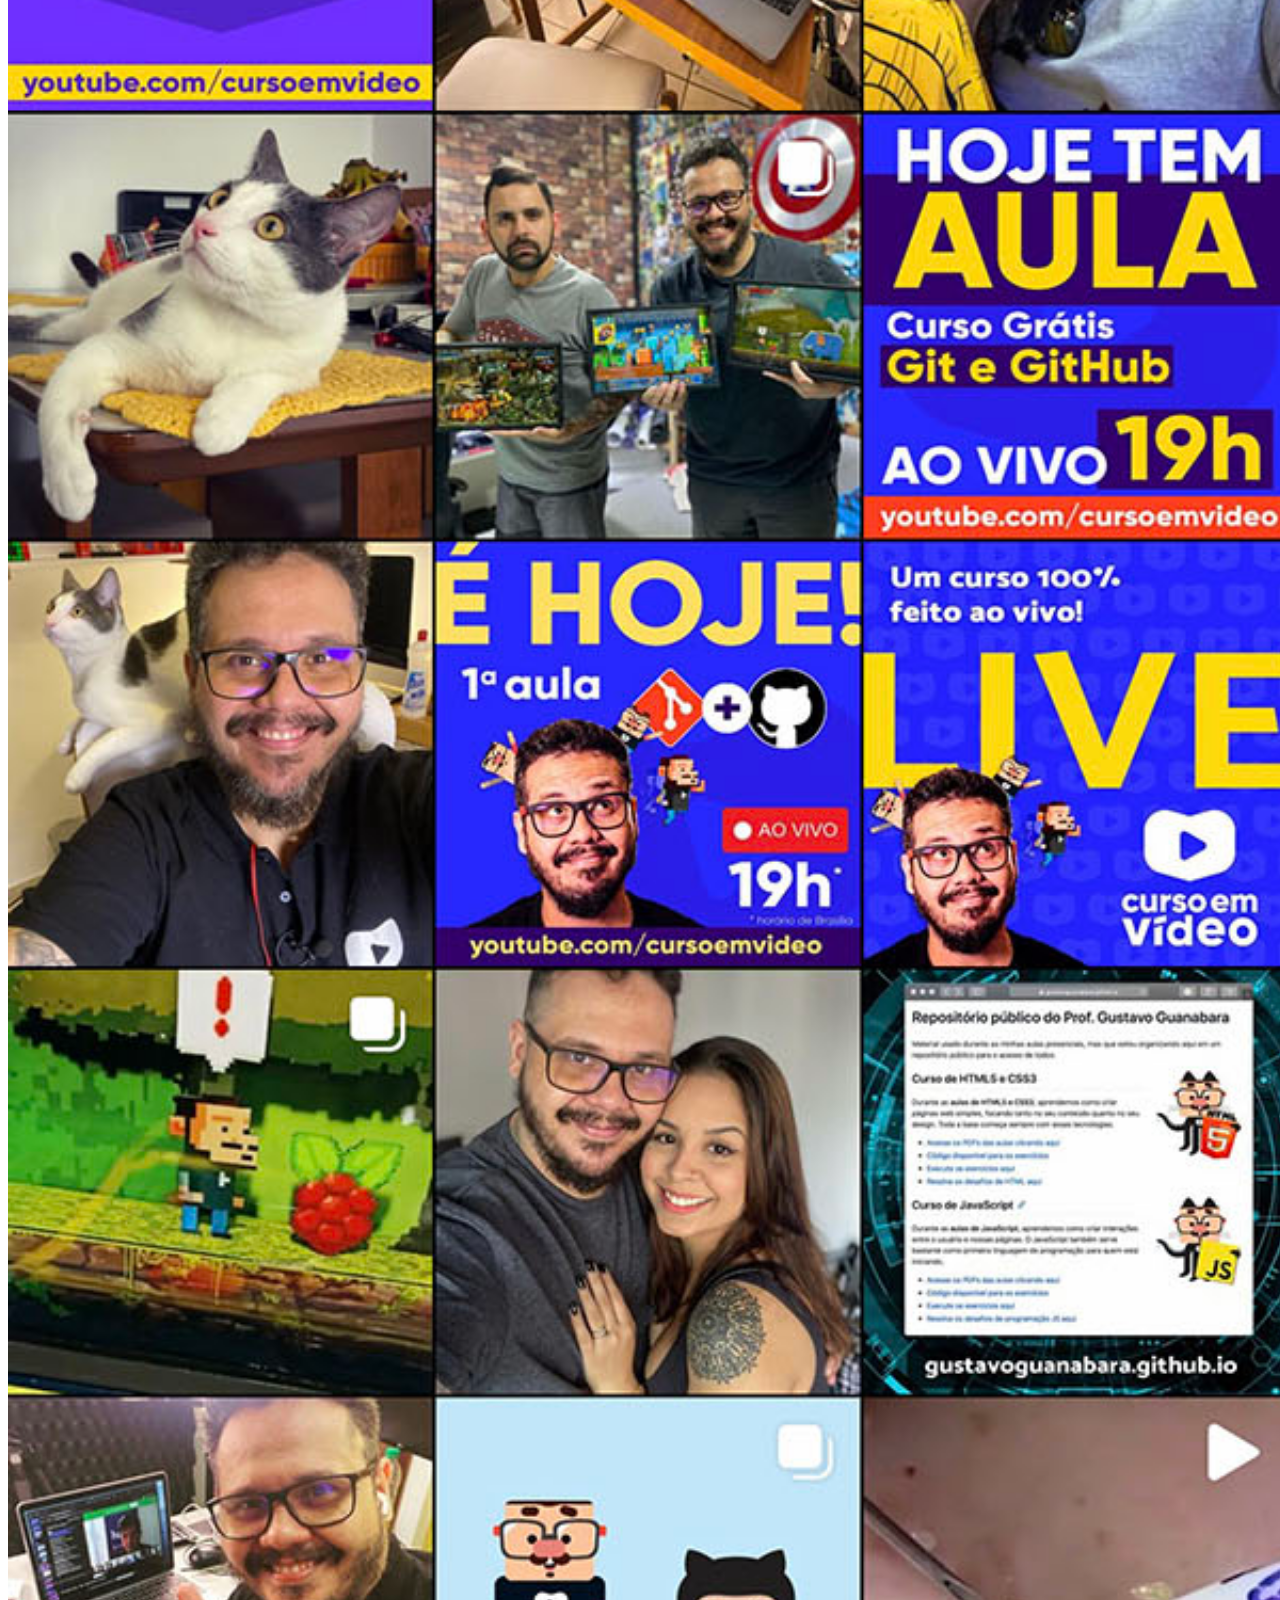
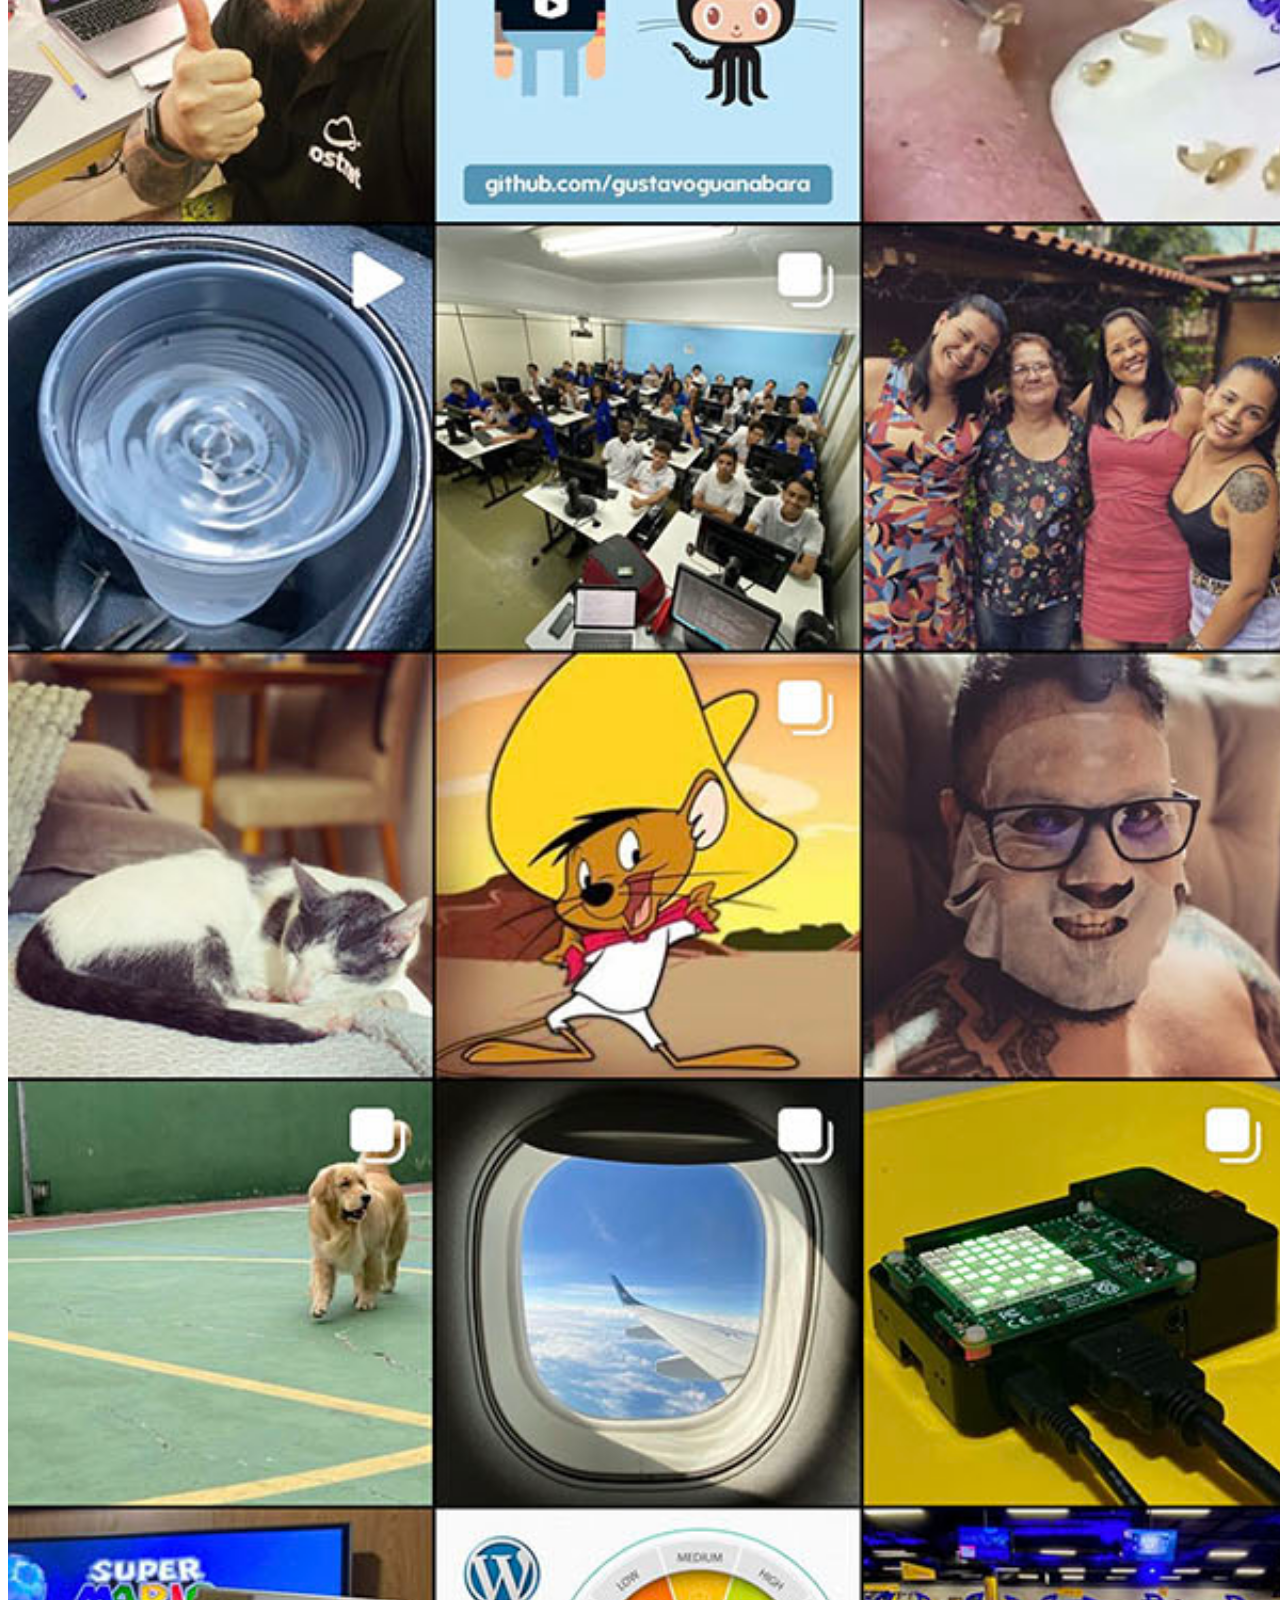
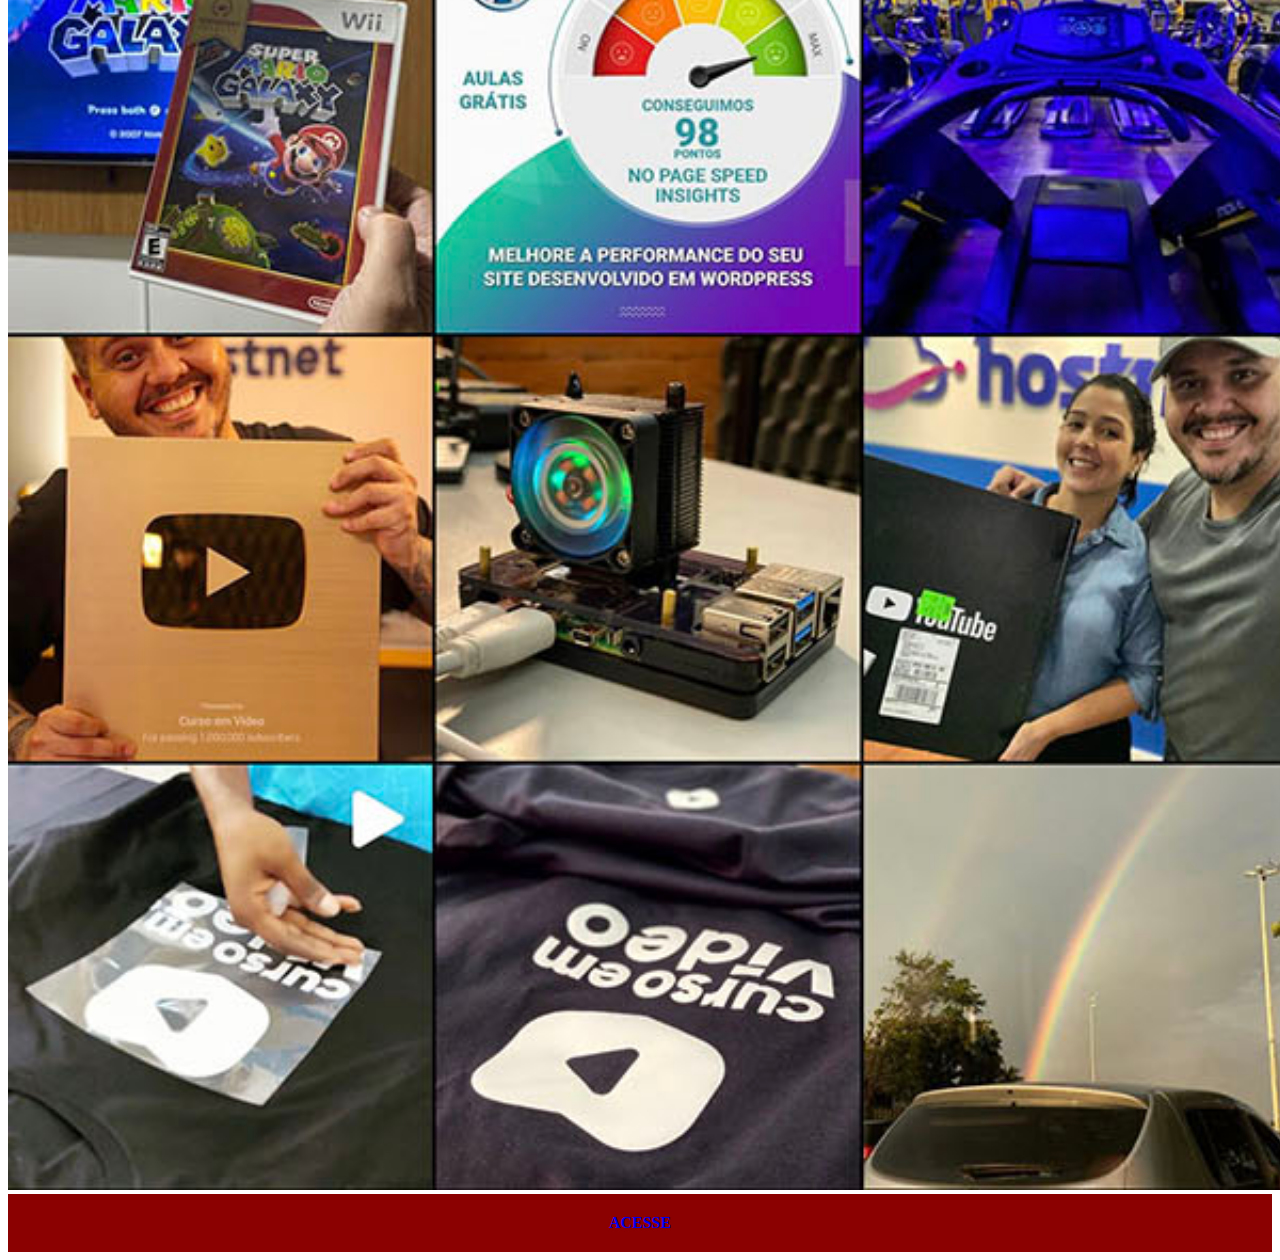
<file: Instagram.html>
<!DOCTYPE html>
<html lang="pt-br">
<head>
    <meta charset="UTF-8">
    <meta name="viewport" content="width=device-width, initial-scale=1.0">
    <title>Instagram</title>
    <link rel="stylesheet" href="estilo/social.css">
</head>
<body>
    <img src="imagens/tela-instagram.jpg" alt="instagram">
    <a href="https://www.instagram.com/gustavoguanabara/">ACESSE</a>
</body>
</html>
</file>
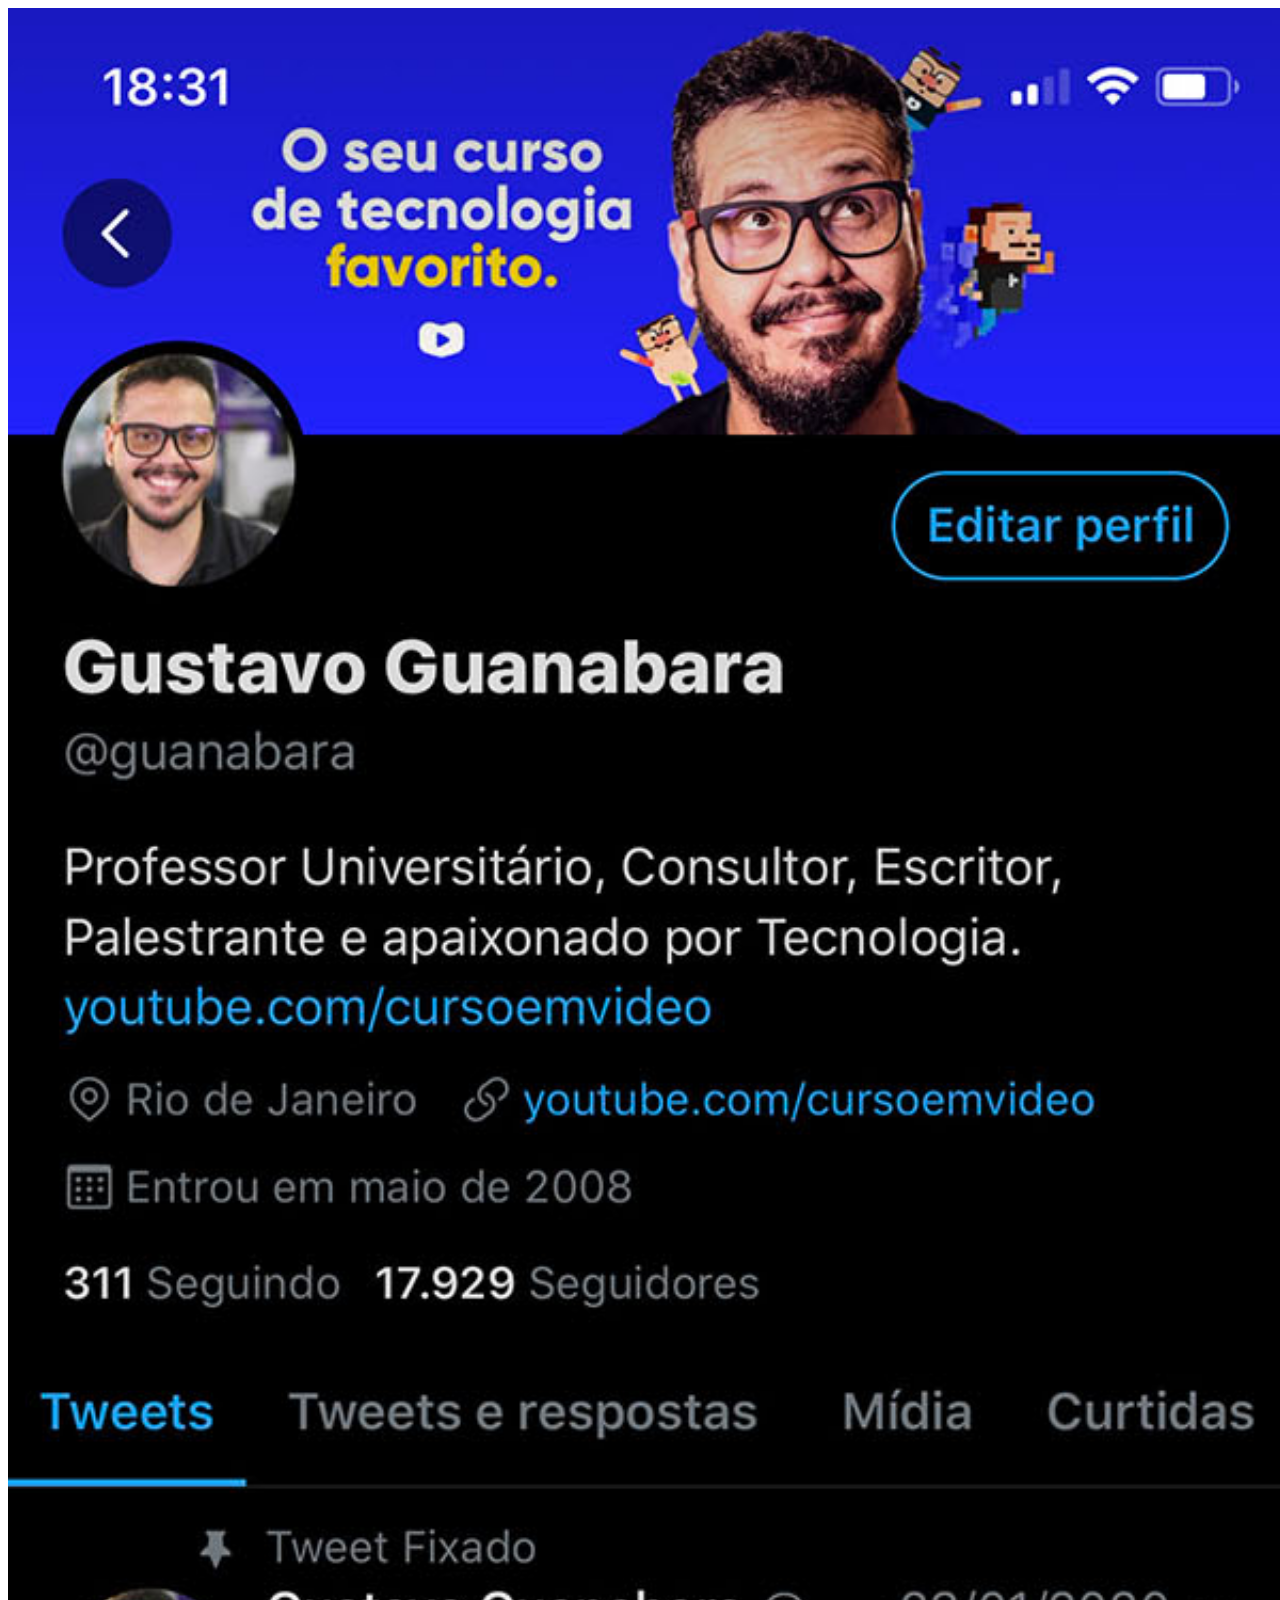
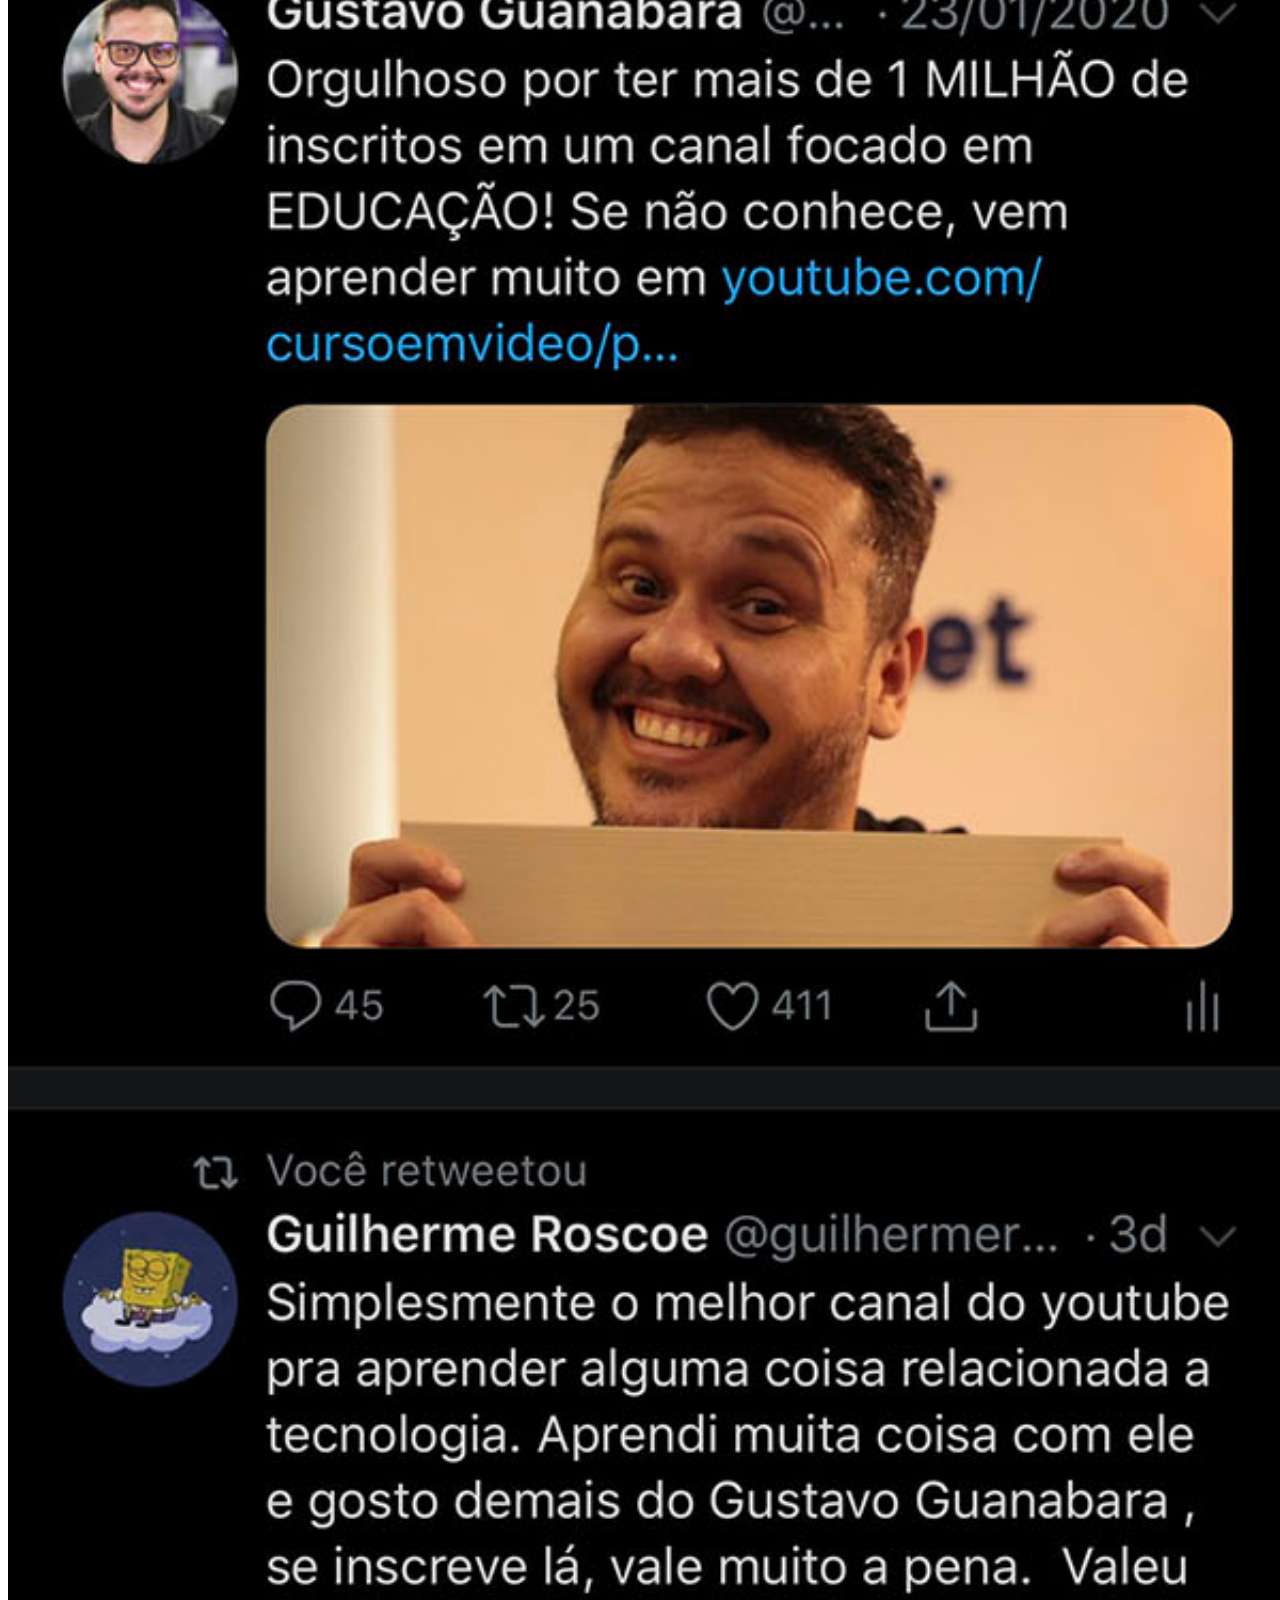
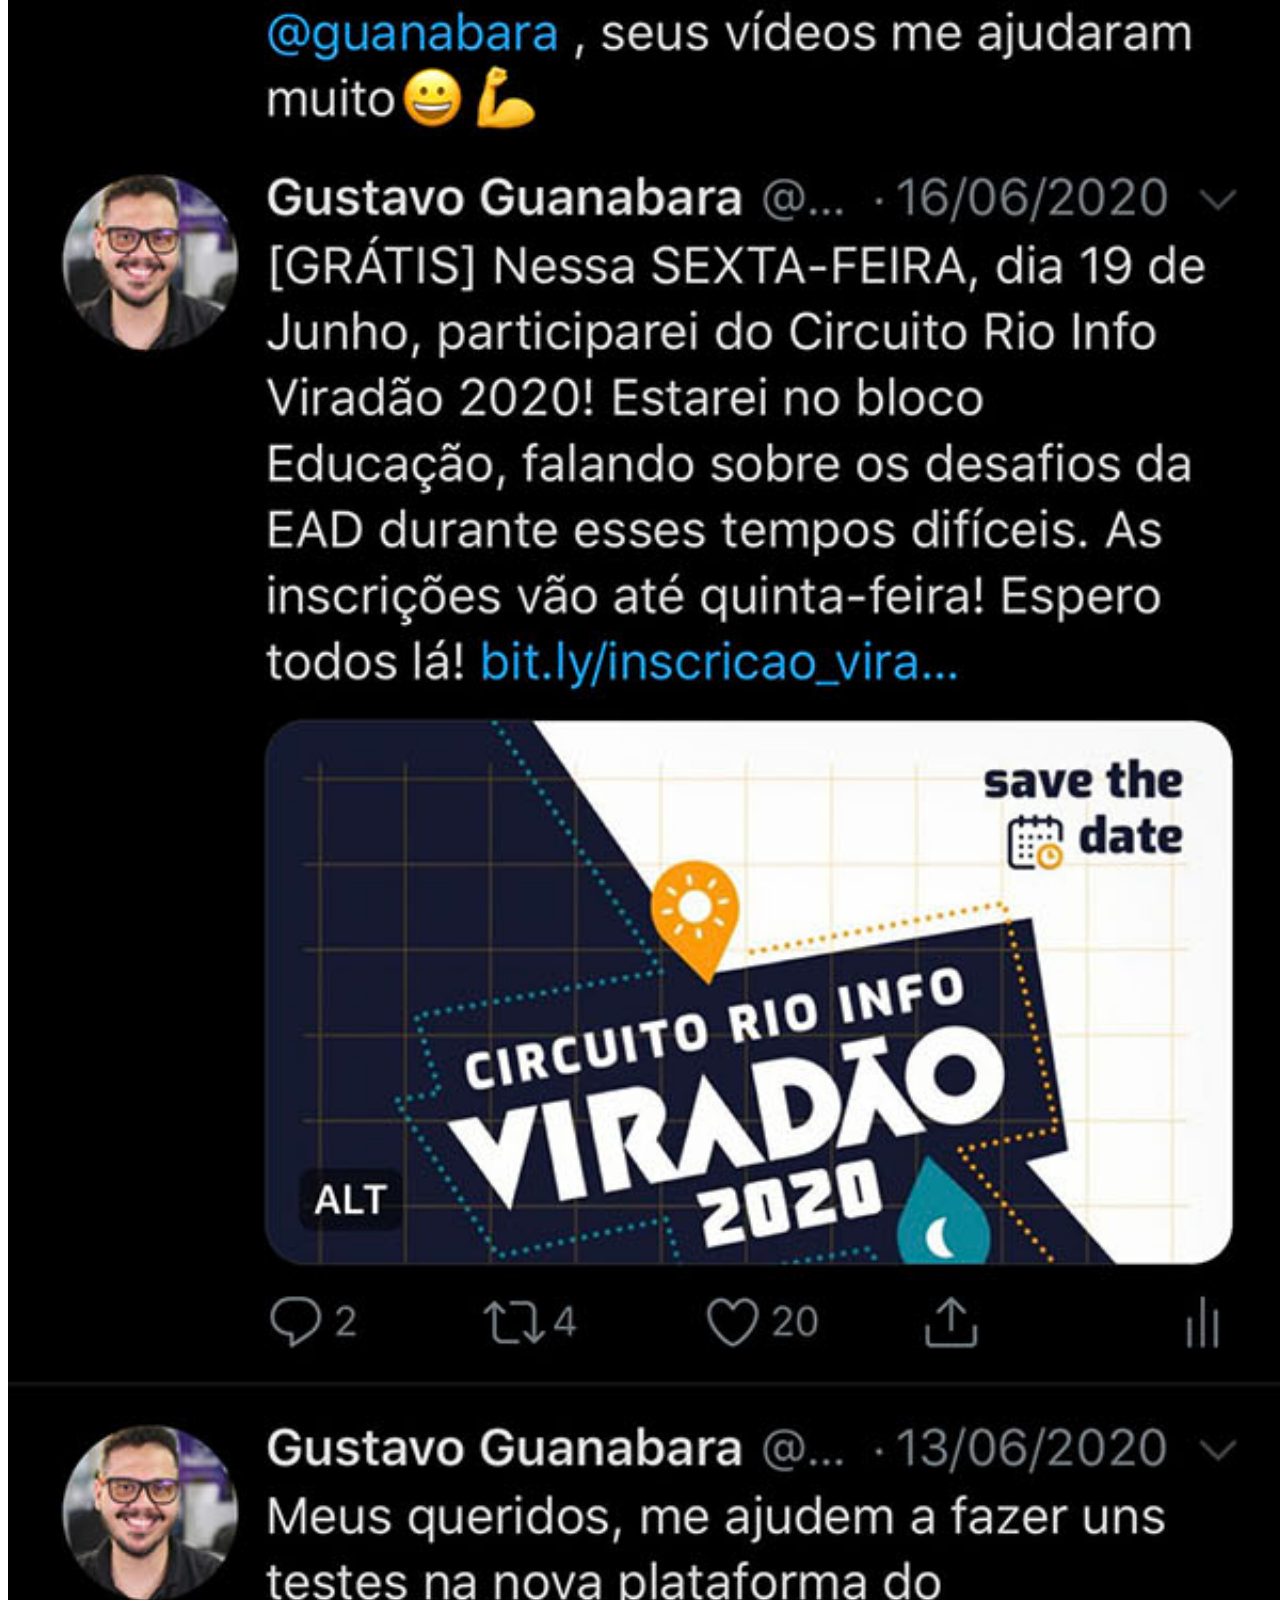
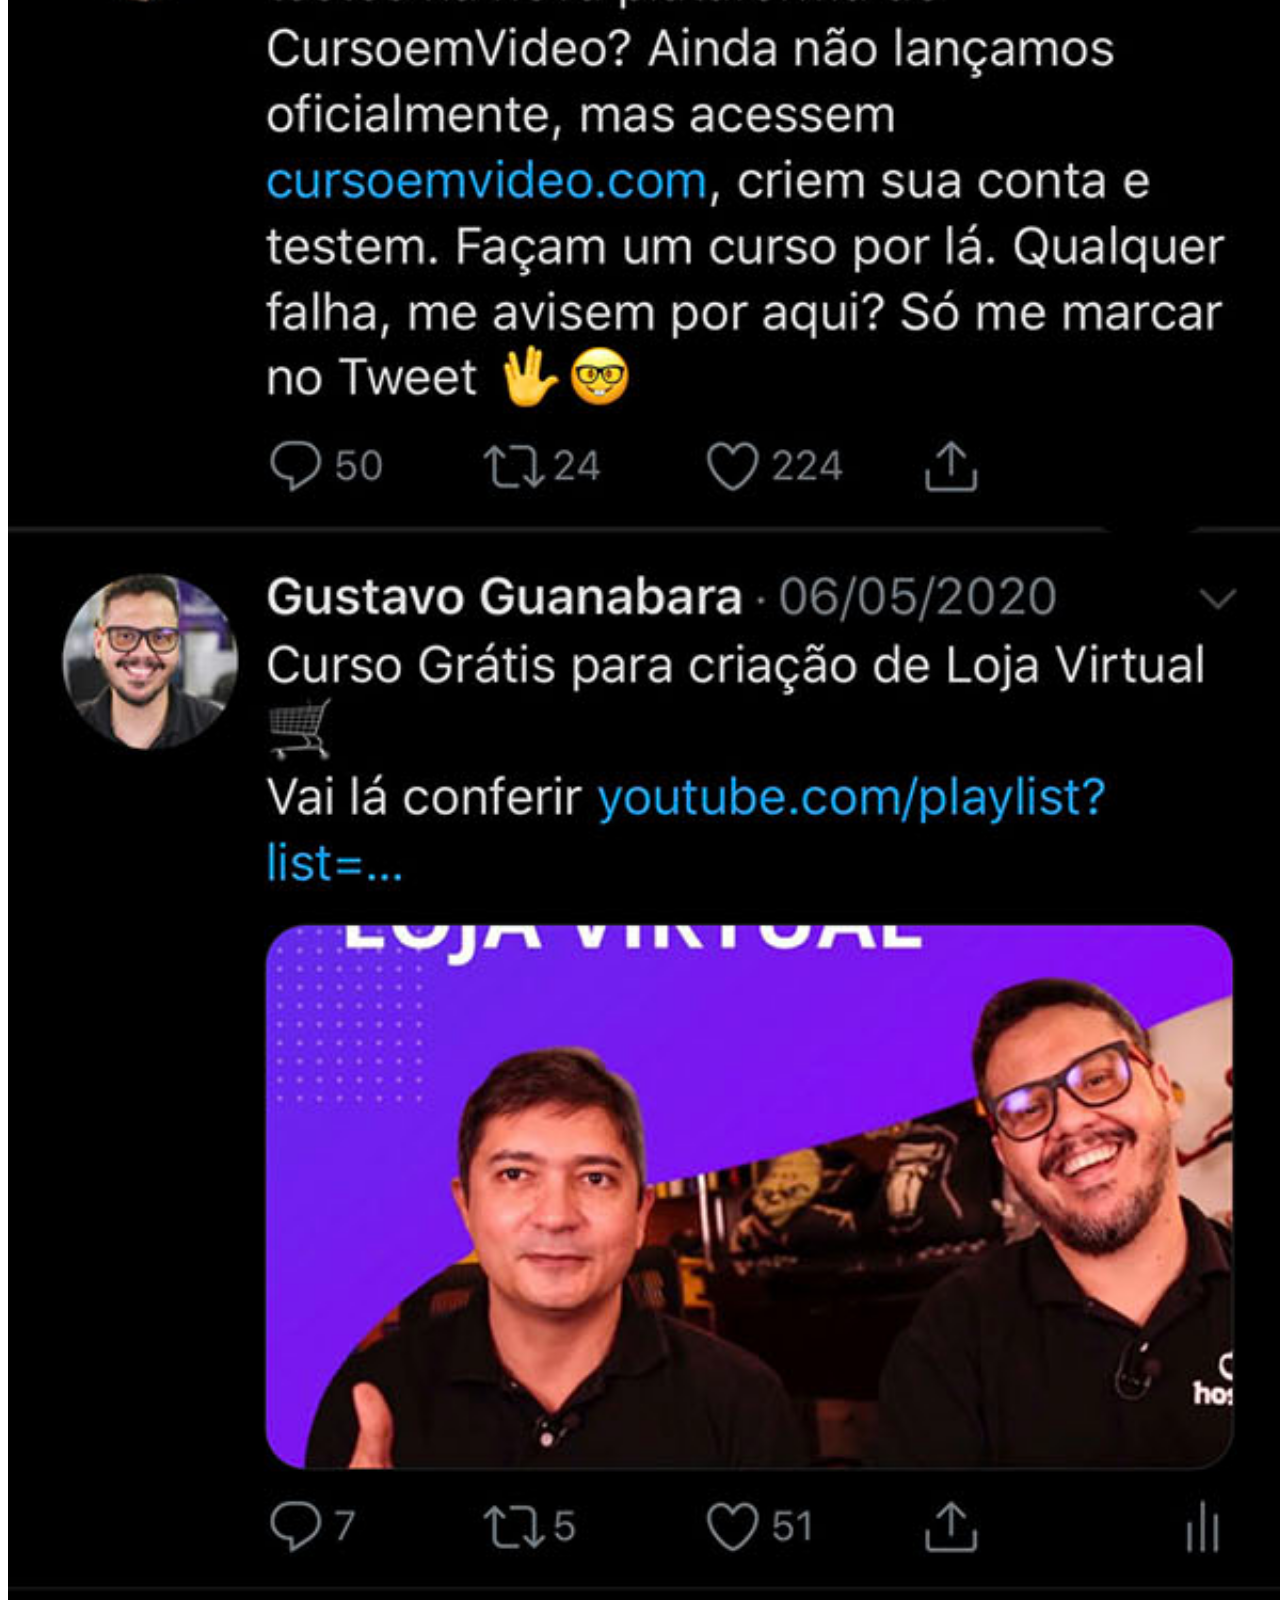
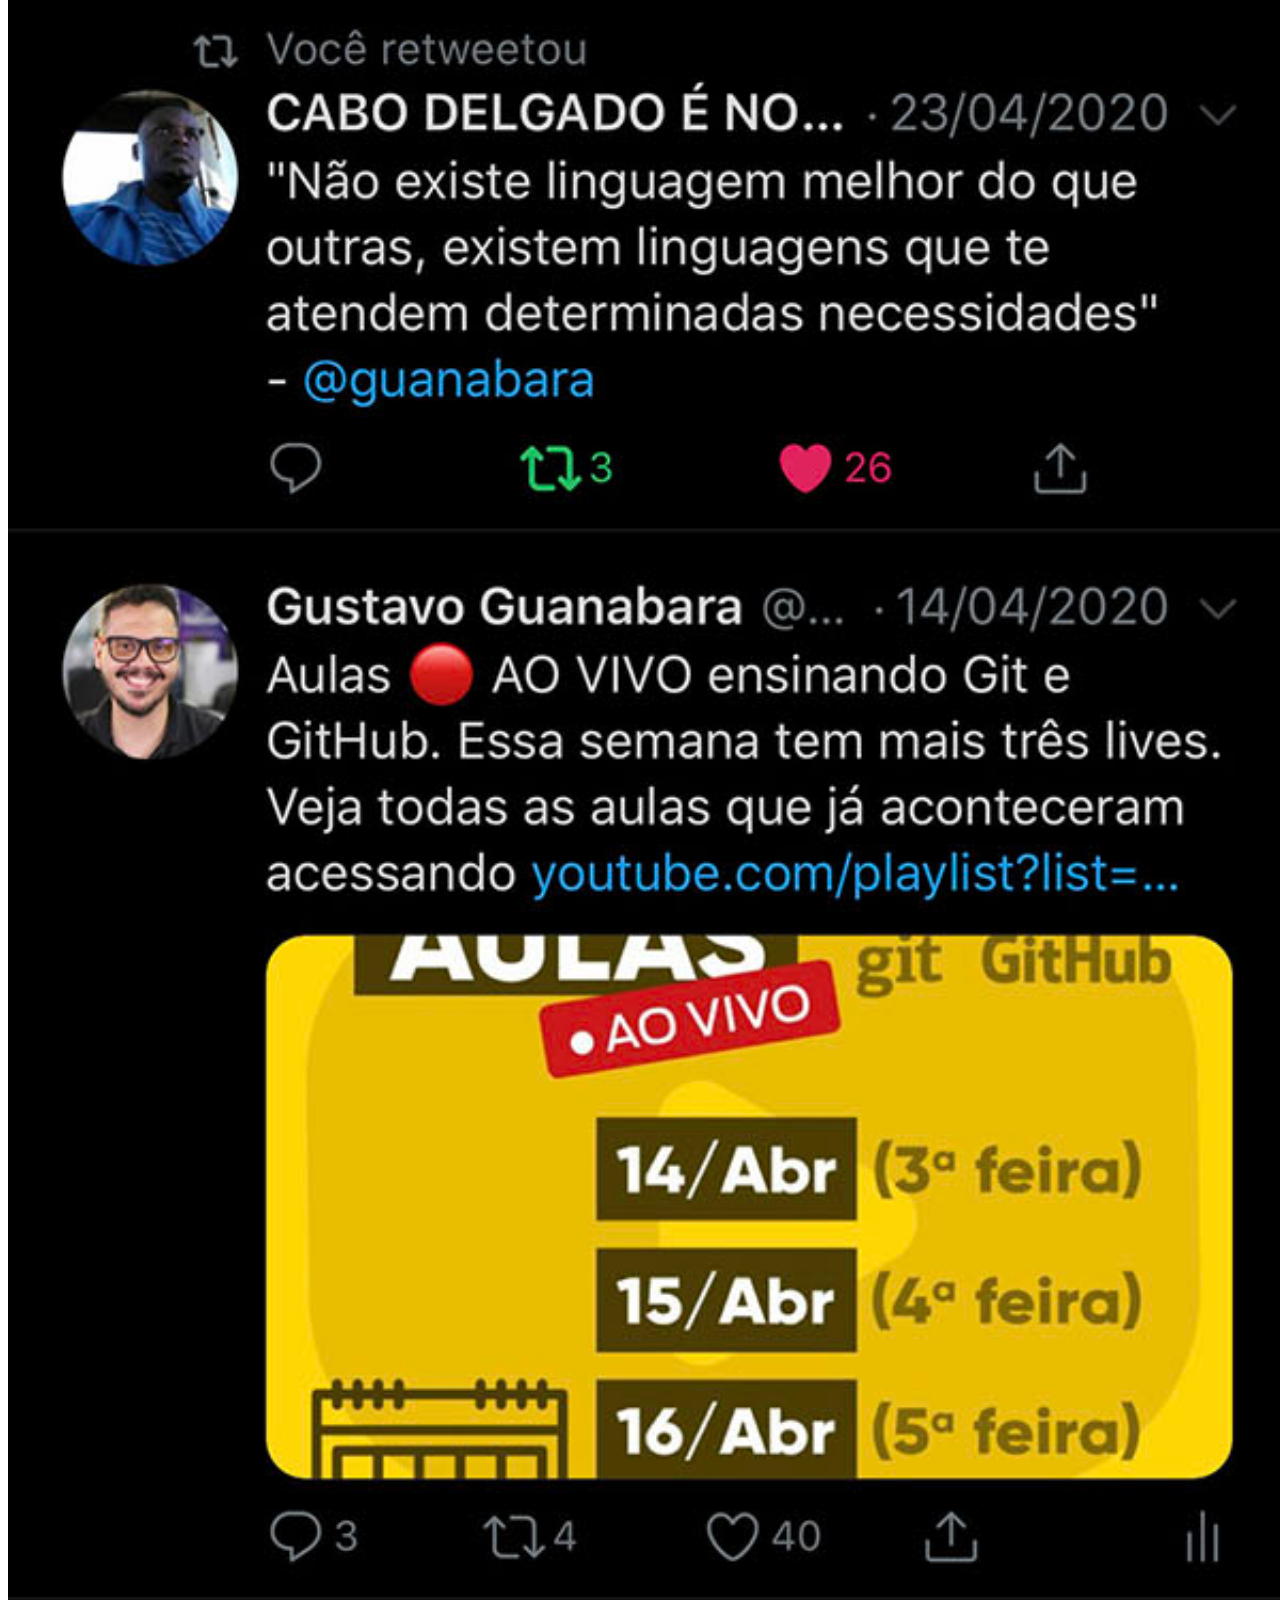
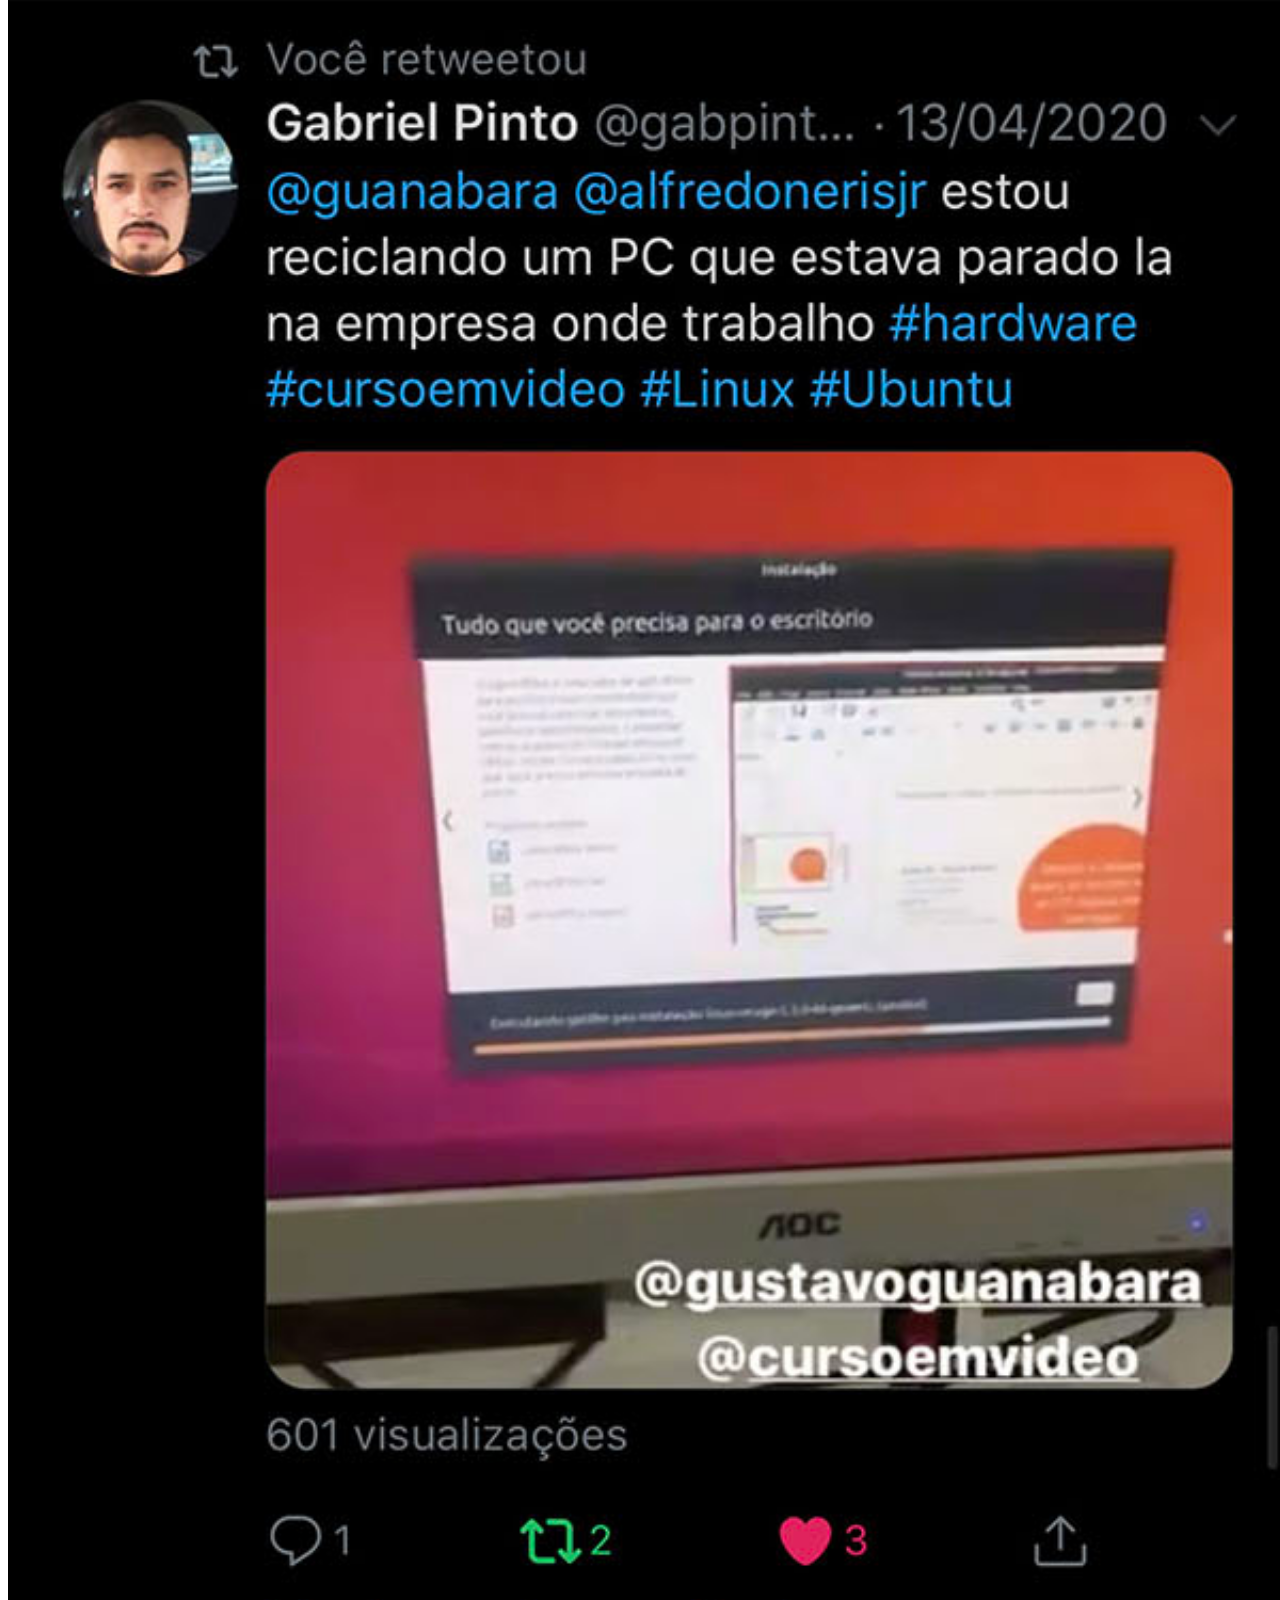
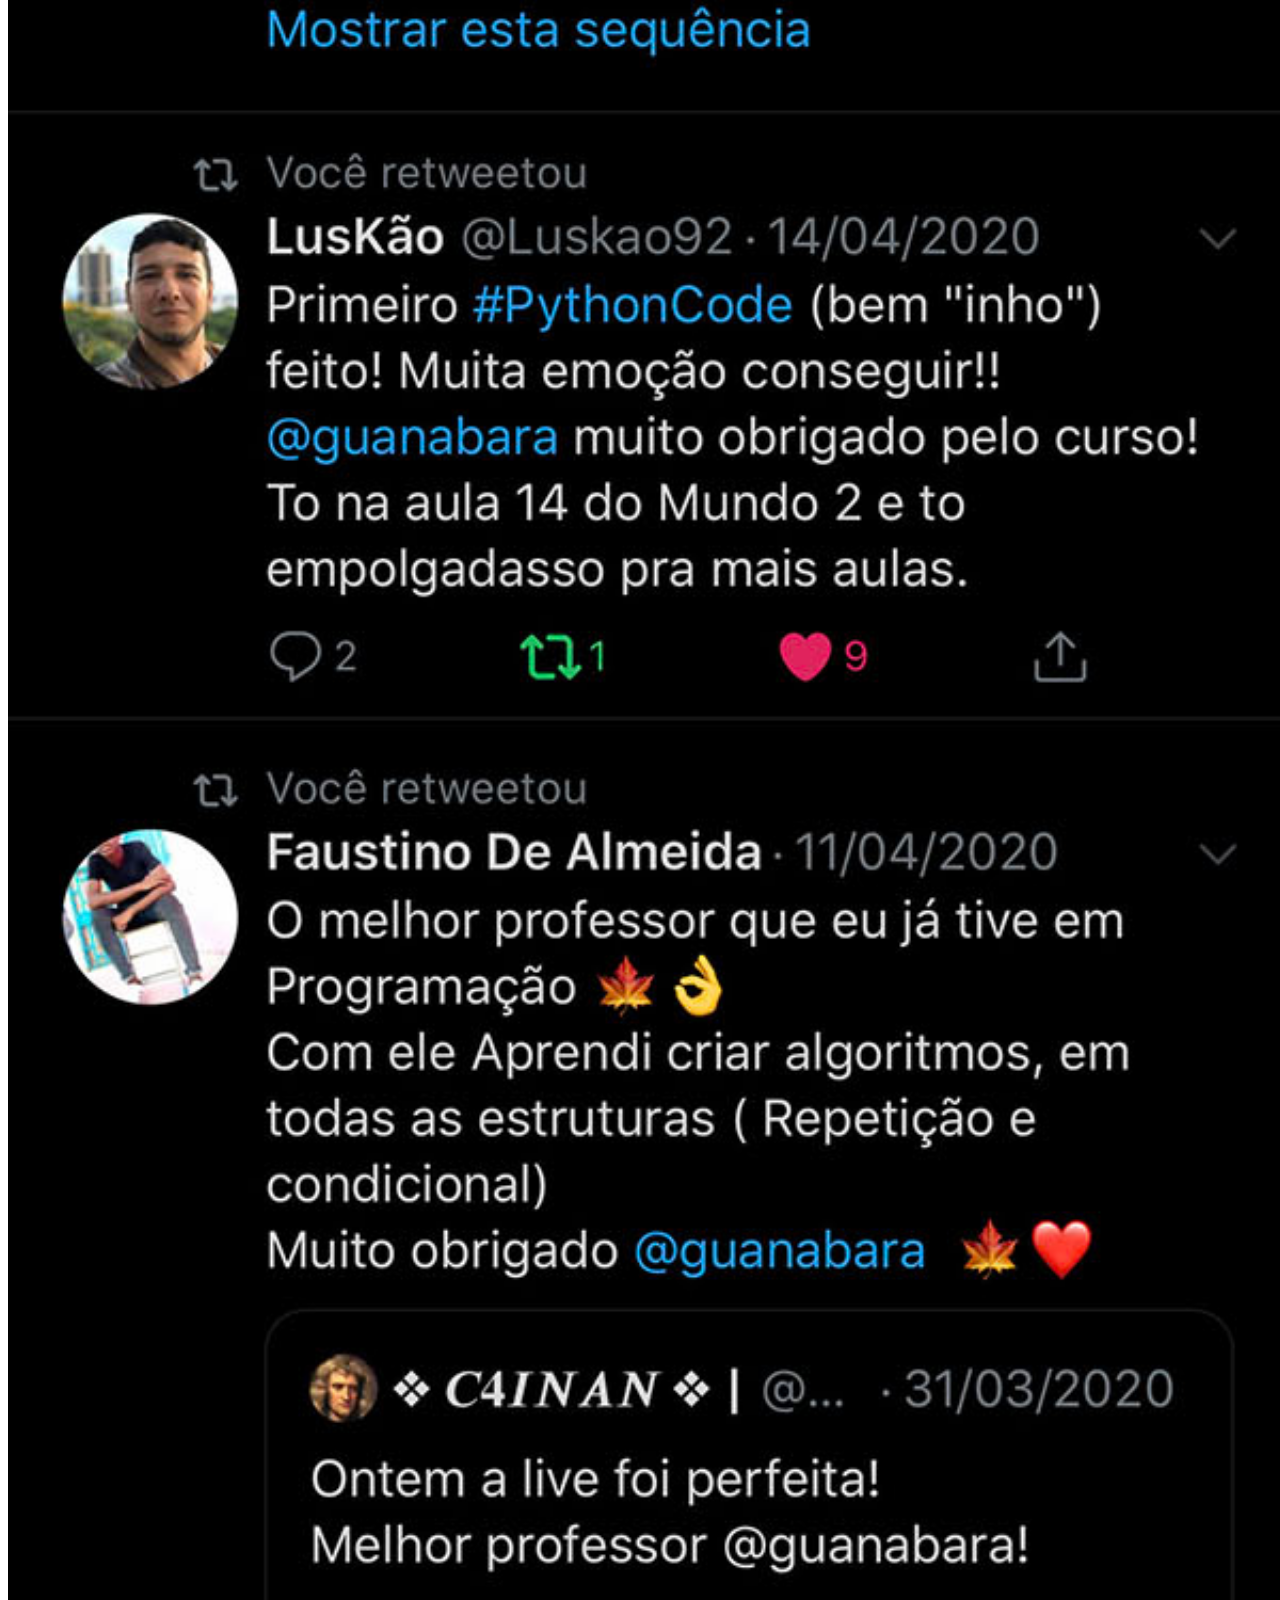
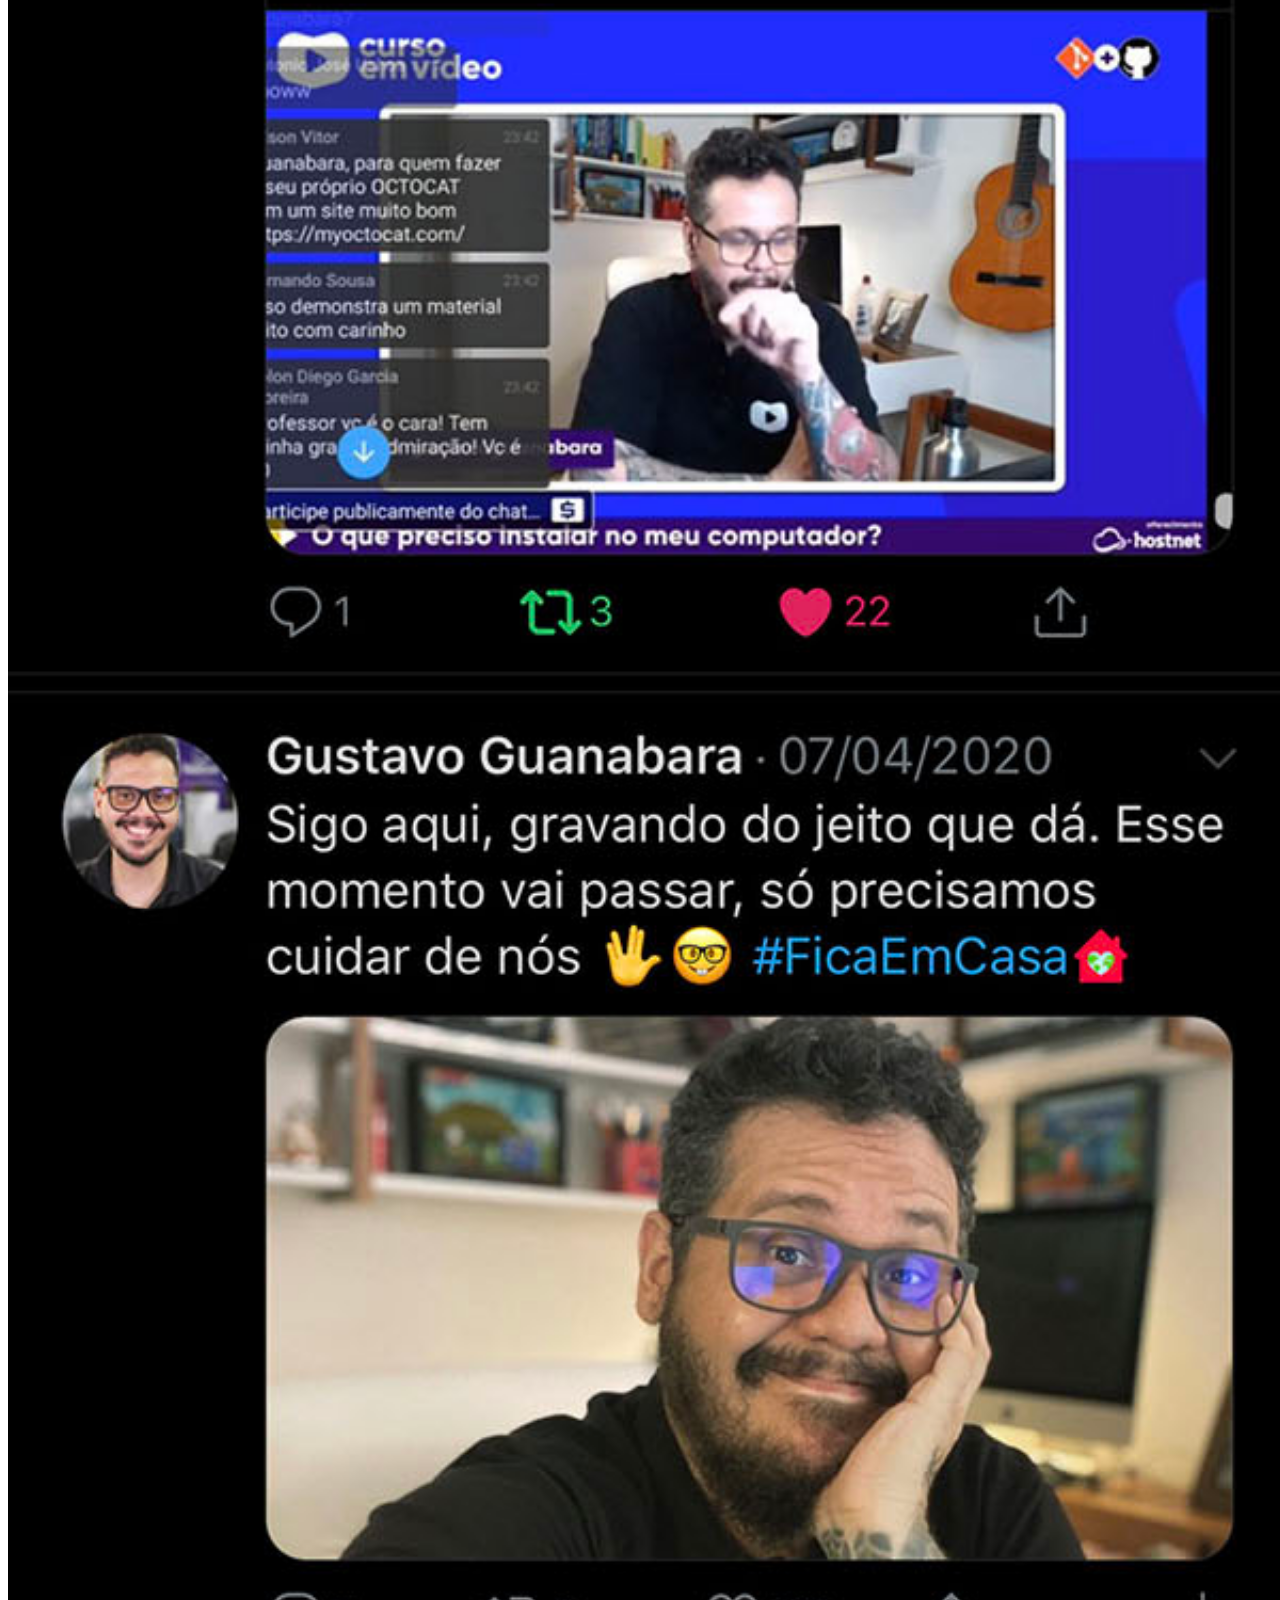
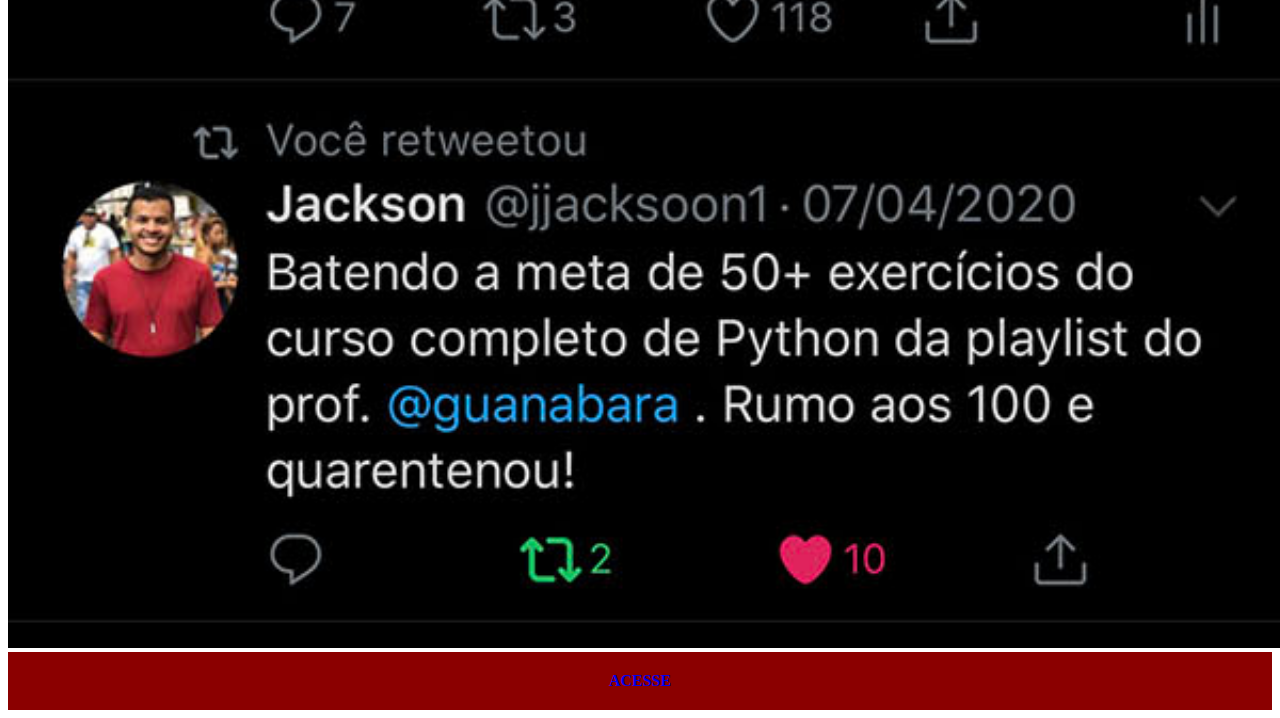
<file: twitter.html>
<!DOCTYPE html>
<html lang="en">
<head>
    <meta charset="UTF-8">
    <meta name="viewport" content="width=device-width, initial-scale=1.0">
    <title>Document</title>
    <link rel="stylesheet" href="estilo/social.css">
</head>
<body>
    <img src="imagens/tela-twitter.jpg" alt="Twitter">
    <a href="#">ACESSE</a>
</body>
</html>
</file>
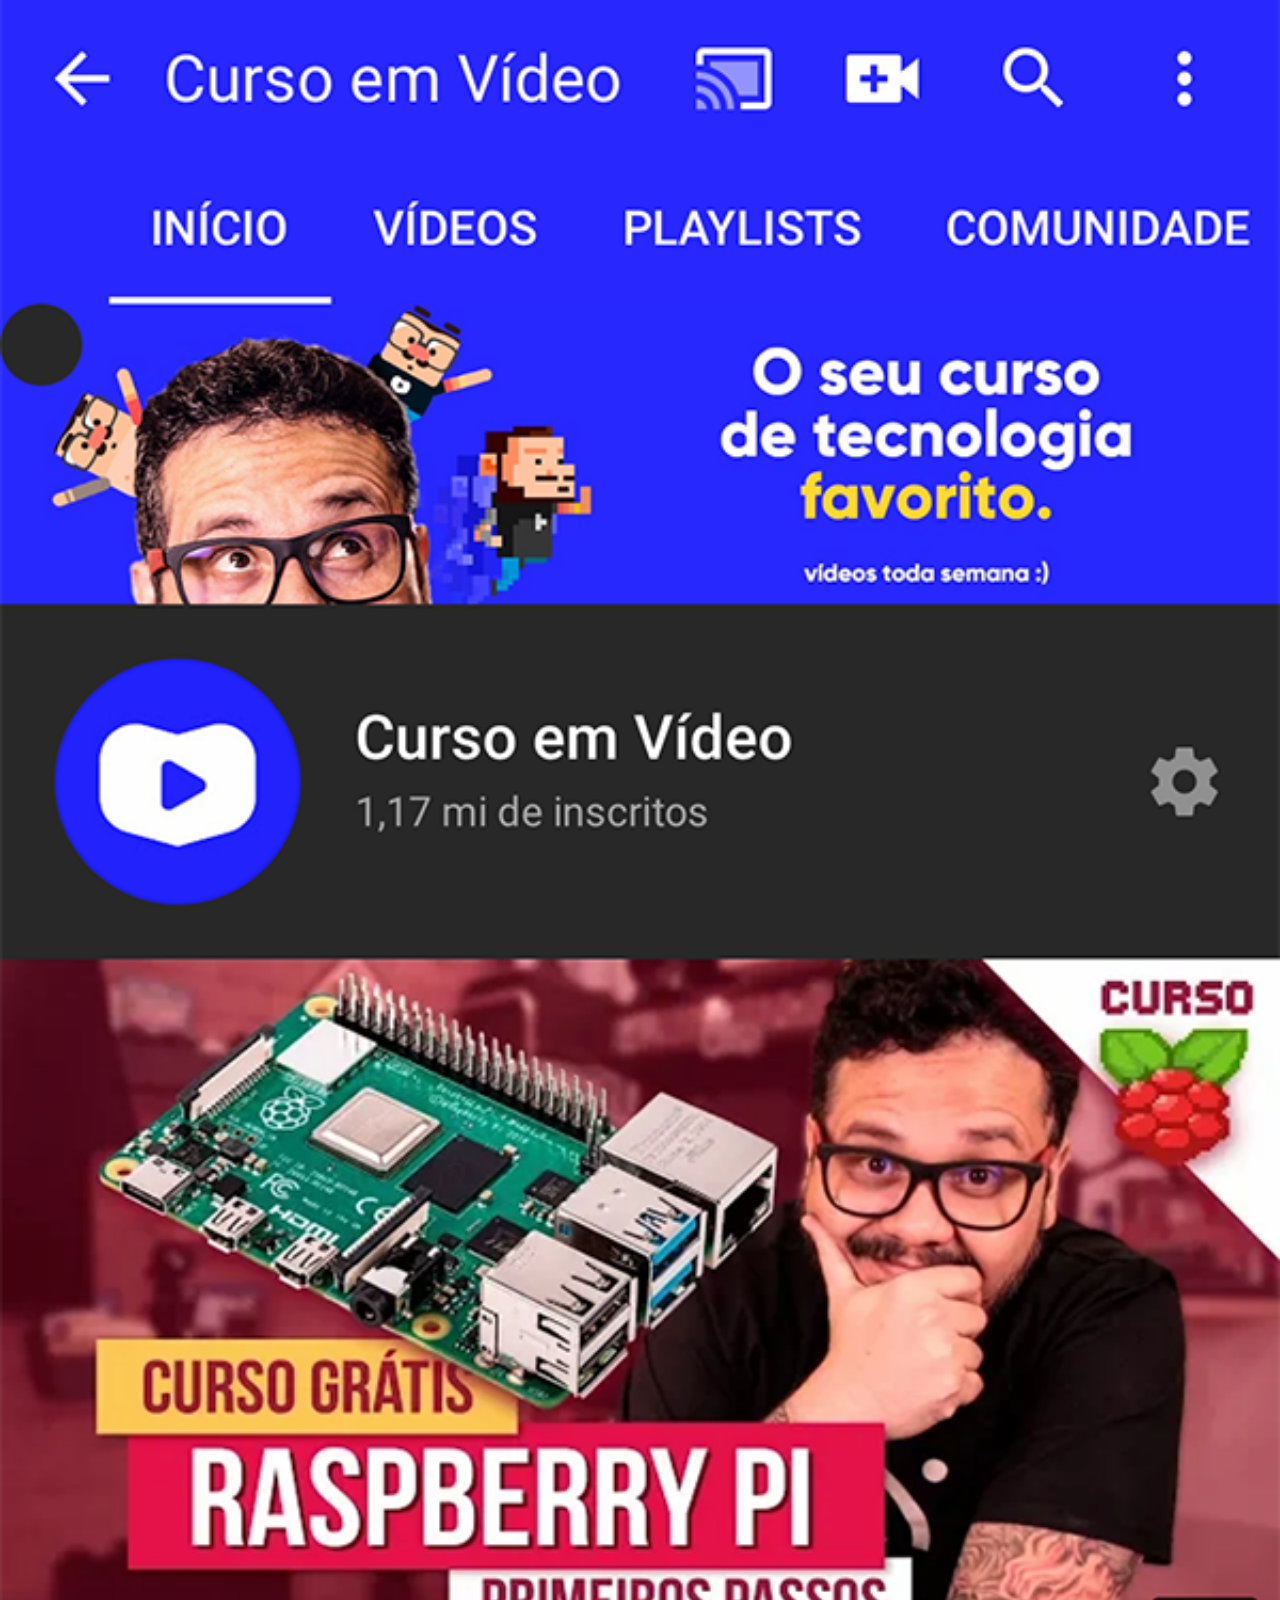
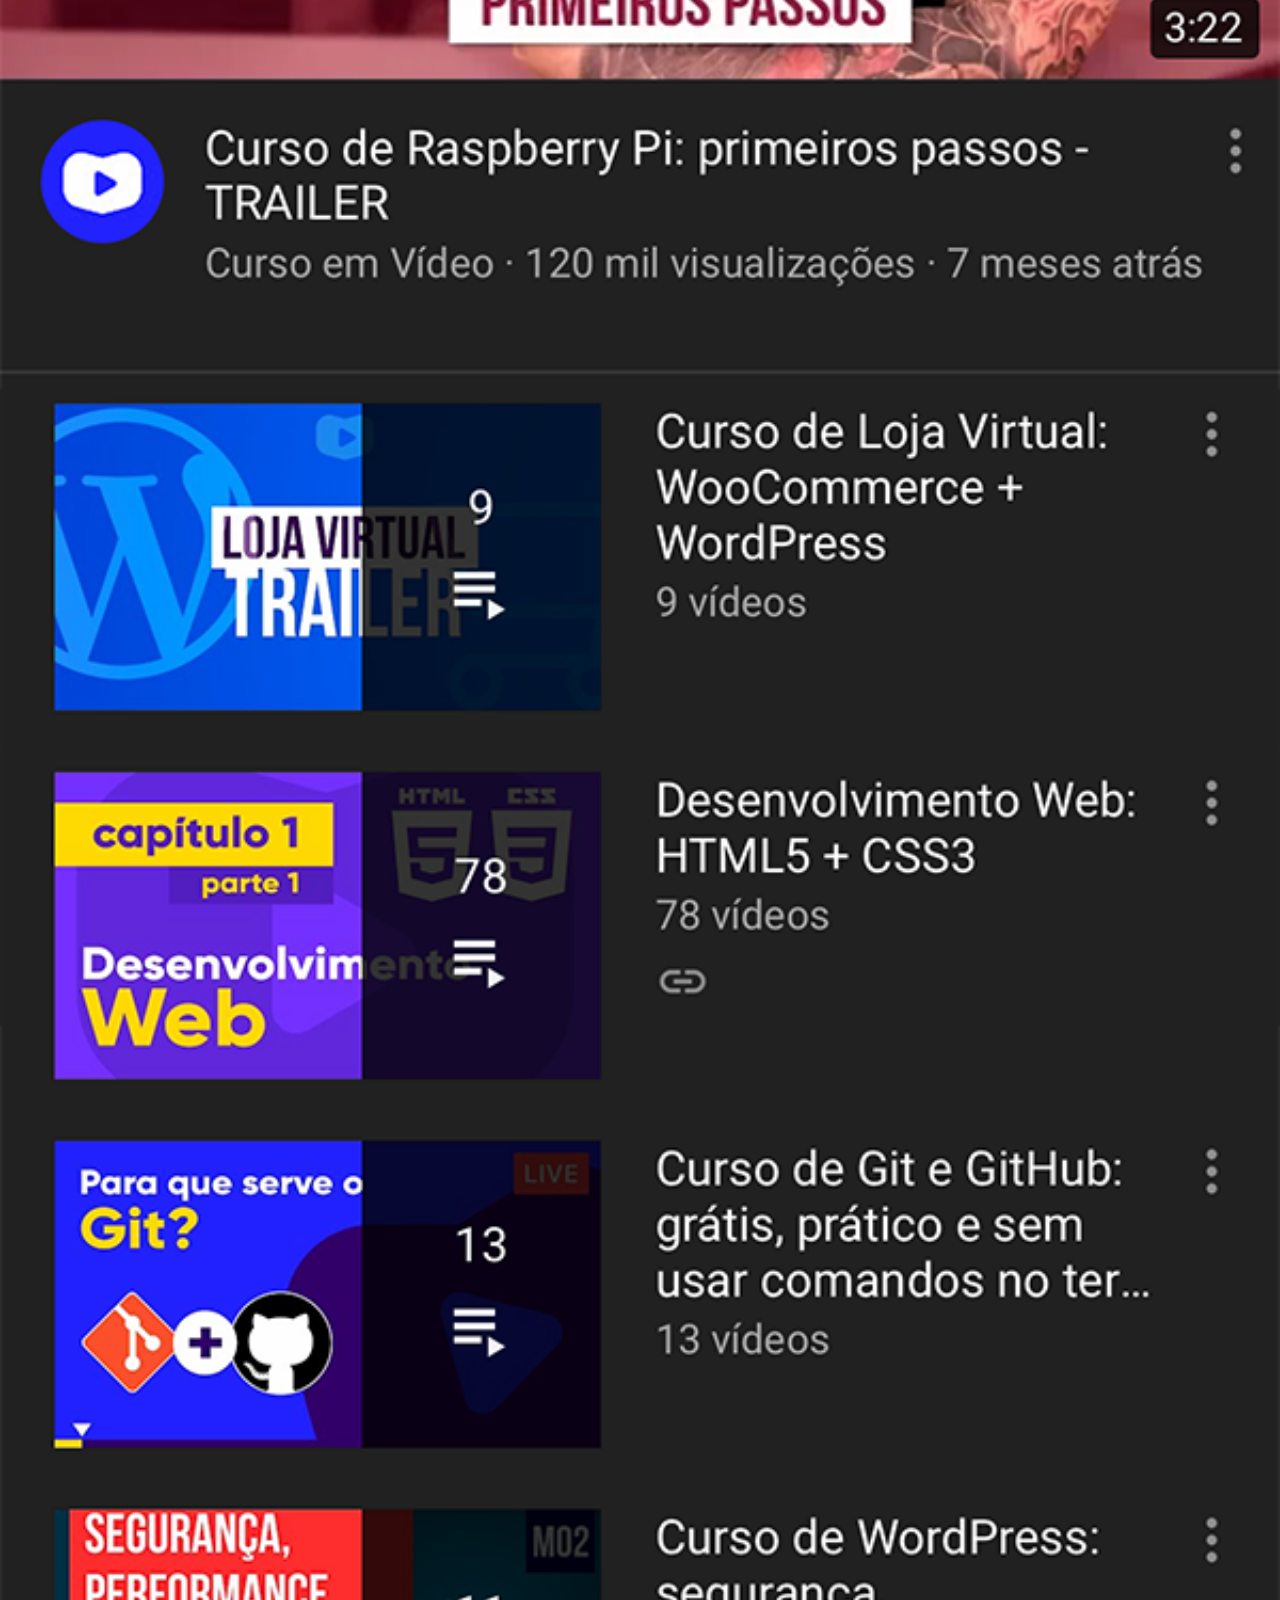
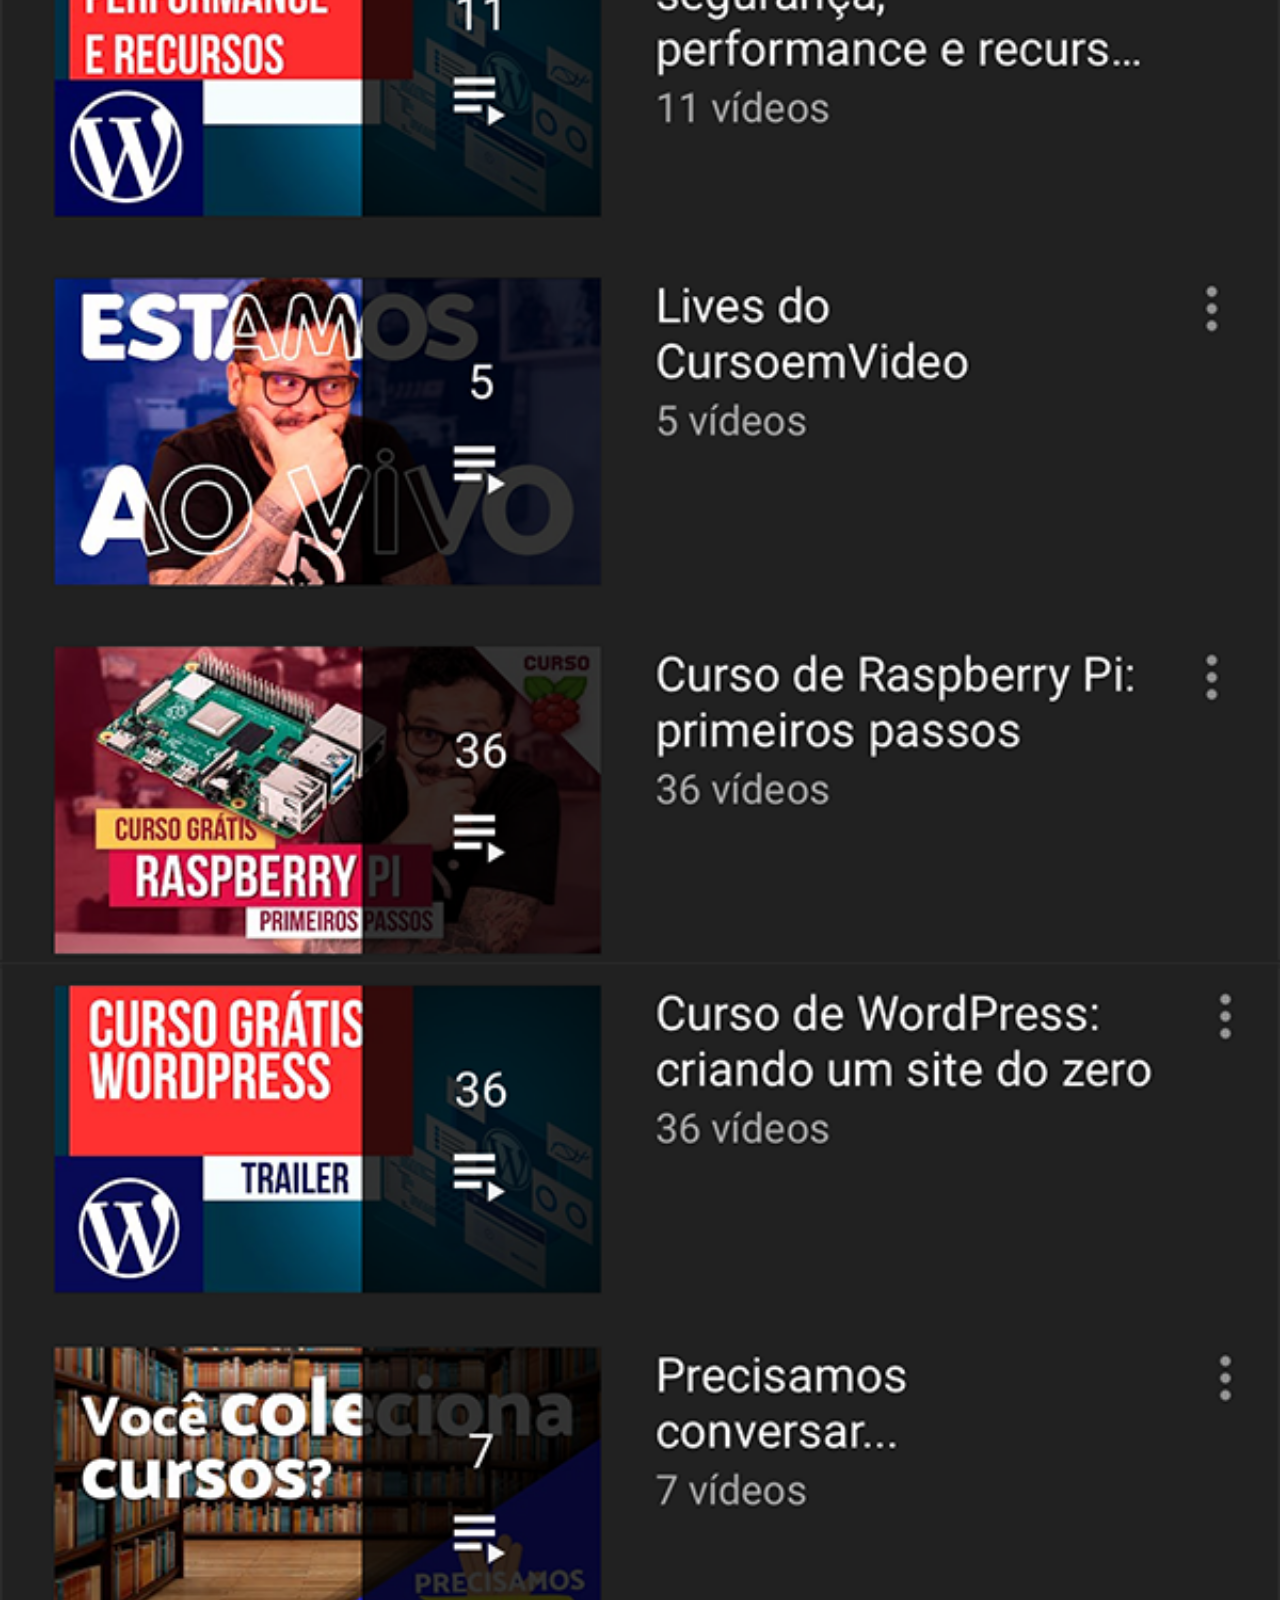
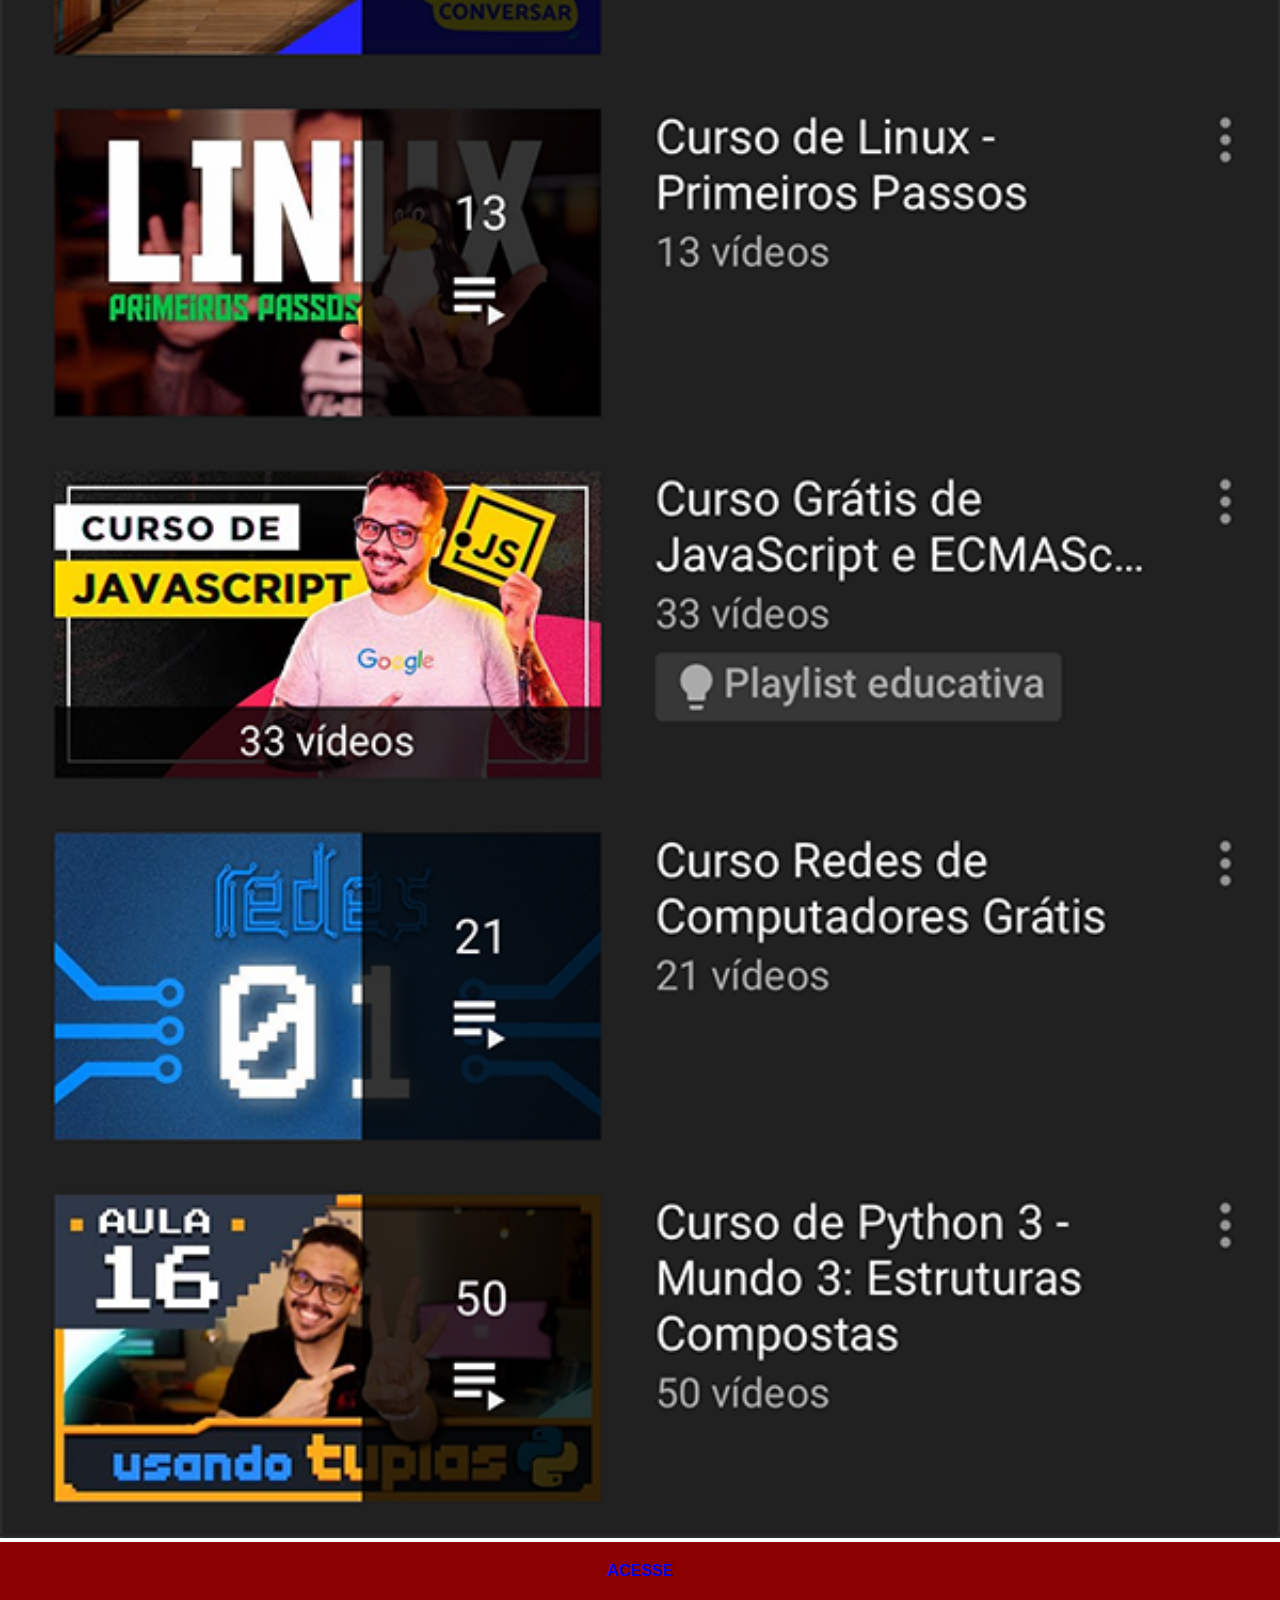
<file: youtube.html>
<!DOCTYPE html>
<html lang="pt-br">
<head>
    <meta charset="UTF-8">
    <meta name="viewport" content="width=device-width, initial-scale=1.0">
    <title>Youtube</title>
    <style>
        *{
            margin: 0px;
            padding: 0px;
            font-family: Arial, Helvetica, sans-serif;
        }


        ::-webkit-scrollbar{
            width:0px ;
            height: 0px;

        }
        img{
            width: 100vw;
        }

        a:hover{
            background-color: red;
        }
        a{
            display: block;
            background-color: darkred;
            padding: 20px;
            text-align: center;
            font-weight: bolder;
            text-decoration: none;
        }
    </style>
</head>
<body>
    <img src="imagens/tela-youtube.png" alt="Youtube">
    <a href="https://www.youtube.com/@CursoemVideo/playlists" target="_blank">ACESSE</a>
</body>
</html>
</file>
<file: estilo/style.css>
@charset "UTF-8";

*{
    margin: 0px;
    padding: 0px;
    font-family: Arial, Helvetica, sans-serif;
}

html, body{
    height: 100vh;
    width: 100vw;
    background-color: black;
}

body{
    background: url(../imagens/fundo-madeira.jpg) no-repeat top center;
    background-size: cover;
    background-attachment: fixed;
}

main{
    height: 100vh;
    position: relative;
    
}

section#telefone{
    position: absolute;
    top: 50%;
    left: 50%;
    transform:translate(-50%, -50%);
    height: 627px;
    width: 311px;
    
    background: url(../imagens/frame-iphone.png);
    background-repeat: no-repeat;
}

iframe#tela{
    position: relative;
    top: 80px;
    left: 22px;
    width: 267px;
    height: 471px;
}

section#redes-sociais img{
    width: 50px;
    margin: 10px;
    border-radius: 50%;
    box-shadow: 2px 2px 5px rgba(0, 0, 0, 0.400);
    box-sizing: border-box;
}

section#redes-sociais img:hover {
    border: 2px solid white;
    transform: translate(-3px, -3px);
    box-shadow: 5px 5px 10px black;

}
</file>
<file: estilo/social.css>
@charset "UTF-8"

*{
    margin: 0px;
    padding: 0px;
    font-family: Arial, Helvetica, sans-serif;
}


::-webkit-scrollbar{
    width:0px ;
    height: 0px;

}
img{
    width: 100vw;
}

a:hover{
    background-color: red;
}
a{
    display: block;
    background-color: darkred;
    padding: 20px;
    text-align: center;
    font-weight: bolder;
    text-decoration: none;
}
</file>
